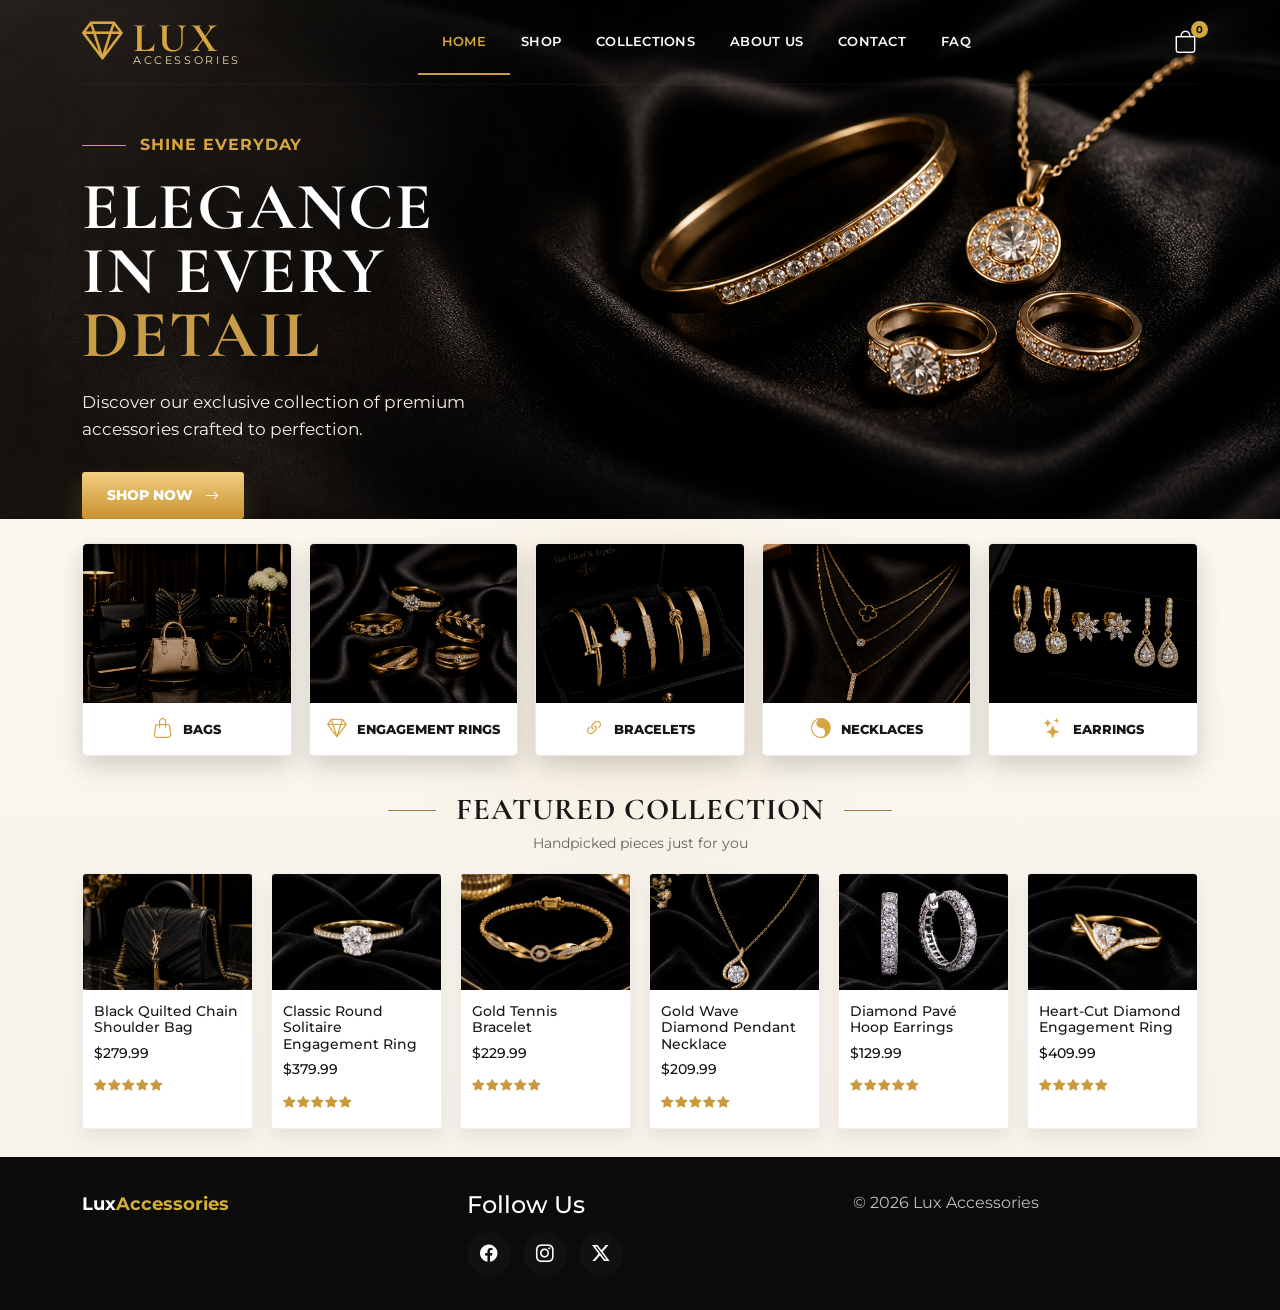
<file: index.html>
<!DOCTYPE html>
<html lang="en">
<head>
    <meta charset="UTF-8">
    <meta name="viewport" content="width=device-width, initial-scale=1.0">
    <title>Lux Accessories</title>

    <link href="https://cdn.jsdelivr.net/npm/bootstrap@5.3.3/dist/css/bootstrap.min.css" rel="stylesheet">
    <link rel="preconnect" href="https://fonts.googleapis.com">
    <link href="https://fonts.googleapis.com/css2?family=Cormorant+Garamond:wght@500;600;700&family=Montserrat:wght@400;500;600;700&display=swap" rel="stylesheet">
    <link rel="stylesheet" href="css/style.css">
    <link rel="stylesheet" href="https://cdn.jsdelivr.net/npm/bootstrap-icons@1.11.3/font/bootstrap-icons.min.css">
</head>
<body class="home-page">

    <main>

        <section class="home-hero" style="--hero-image:url('../images/hero-banner.png');">
            <div class="hero-layer"></div>

            <div class="container hero-shell">

                <header class="home-header">
                <nav class="navbar-custom home-topbar">
                    <div class="home-logo">



                        
                        <i class="bi bi-gem"></i>
                        <div>
                            <strong>LUX</strong>
                            <span>ACCESSORIES</span>
                        </div>
                    </div>

                    <ul class="nav-menu">
                        <li><a href="index.html" class="is-active">HOME</a></li>
                        <li><a href="products.html">SHOP</a></li>
                        <li><a href="collections.html">COLLECTIONS</a></li>
                        <li><a href="about.html">ABOUT US</a></li>
                        <li><a href="contact.html">CONTACT</a></li>
                        <li><a href="faq.html">FAQ</a></li>
                    </ul>

                    <div class="top-actions">
                        <a href="products.html" aria-label="Cart" class="cart-icon">
                            <i class="bi bi-bag"></i>
                            <small class="cart-count">0</small>
                        </a>
                    </div>

                    <div class="menu-btn" aria-label="Toggle navigation" role="button" tabindex="0">
                        <i class="bi bi-list"></i>
                    </div>
                </nav>
                </header>

                <div class="hero-content home-hero-content">
                    <p class="eyebrow">SHINE EVERYDAY</p>
                    <h1>
                        ELEGANCE<br>
                        IN EVERY <span>DETAIL</span>
                    </h1>
                    <p class="hero-sub">
                        Discover our exclusive collection of premium accessories crafted to perfection.
                    </p>
                    <a href="products.html" class="hero-btn">SHOP NOW <i class="bi bi-arrow-right"></i></a>
                </div>
            </div>
        </section>

        <section class="home-categories container">
            <article class="home-category-card">
                <a href="products.html?category=Bags">
                    <img src="images/Royal Luxury Bags Collection.png" alt="Black and gold luxury handbags">
                    <h3><i class="bi bi-handbag"></i> BAGS</h3>
                </a>
            </article>

            <article class="home-category-card">
                <a href="products.html?category=Engagement%20Rings">
                    <img src="images/gold-cuff-bangle-bracelet.png" alt="Gold diamond engagement rings">
                    <h3><i class="bi bi-gem"></i> ENGAGEMENT RINGS</h3>
                </a>
            </article>

            <article class="home-category-card">
                <a href="products.html?category=Bracelets">
                    <img src="images/bracelets-category-banner.png" alt="Gold bracelets on black velvet">
                    <h3><i class="bi bi-link-45deg"></i> BRACELETS</h3>
                </a>
            </article>

            <article class="home-category-card">
                <a href="products.html?category=Necklaces">
                    <img src="images/layered-gold-Necklace.png" alt="Black gold diamond necklaces">
                    <h3><i class="bi bi-brilliance"></i> NECKLACES</h3>
                </a>
            </article>

            <article class="home-category-card">
                <a href="products.html?category=Earrings">
                    <img src="images/Royal Elegance Earrings Set.png" alt="Gold diamond earrings">
                    <h3><i class="bi bi-stars"></i> EARRINGS</h3>
                </a>
            </article>
        </section>

        <section class="home-featured container">
            <div class="lux-title">
                <h2>FEATURED COLLECTION</h2>
                <p>Handpicked pieces just for you</p>
            </div>

            <div class="home-products-grid">

                <article class="home-product-card">
                    <img src="images/black-quilted-chain-shoulder-bag.png" alt="Black Quilted Chain Shoulder Bag">
                    <h3>Black Quilted Chain Shoulder Bag</h3>
                    <span>$279.99</span>
                    <div class="rating"><i class="bi bi-star-fill"></i><i class="bi bi-star-fill"></i><i class="bi bi-star-fill"></i><i class="bi bi-star-fill"></i><i class="bi bi-star-fill"></i></div>
                </article>

                <article class="home-product-card">
                    <img src="images/classic-round-solitaire-engagement-ring.png" alt="Classic Round Solitaire Engagement Ring">
                    <h3>Classic Round Solitaire Engagement Ring</h3>
                    <span>$379.99</span>
                    <div class="rating"><i class="bi bi-star-fill"></i><i class="bi bi-star-fill"></i><i class="bi bi-star-fill"></i><i class="bi bi-star-fill"></i><i class="bi bi-star-fill"></i></div>
                </article>

                <article class="home-product-card">
                    <img src="images/gold-tennis-bracelet.png" alt="Gold Tennis Bracelet">
                    <h3>Gold Tennis Bracelet</h3>
                    <span>$229.99</span>
                    <div class="rating"><i class="bi bi-star-fill"></i><i class="bi bi-star-fill"></i><i class="bi bi-star-fill"></i><i class="bi bi-star-fill"></i><i class="bi bi-star-fill"></i></div>
                </article>

                <article class="home-product-card">
                    <img src="images/gold-wave-diamond-pendant-necklace.png" alt="Gold Wave Diamond Pendant Necklace">
                    <h3>Gold Wave Diamond Pendant Necklace</h3>
                    <span>$209.99</span>
                    <div class="rating"><i class="bi bi-star-fill"></i><i class="bi bi-star-fill"></i><i class="bi bi-star-fill"></i><i class="bi bi-star-fill"></i><i class="bi bi-star-fill"></i></div>
                </article>

                <article class="home-product-card">
                    <img src="images/diamond-pave-hoop-earrings.png" alt="Diamond Pavé Hoop Earrings">
                    <h3>Diamond Pavé Hoop Earrings</h3>
                    <span>$129.99</span>
                    <div class="rating"><i class="bi bi-star-fill"></i><i class="bi bi-star-fill"></i><i class="bi bi-star-fill"></i><i class="bi bi-star-fill"></i><i class="bi bi-star-fill"></i></div>
                </article>

                <article class="home-product-card">
                    <img src="images/heart-cut-diamond-engagement-ring.png" alt="Heart-Cut Diamond Engagement Ring">
                    <h3>Heart-Cut Diamond Engagement Ring</h3>
                    <span>$409.99</span>
                    <div class="rating"><i class="bi bi-star-fill"></i><i class="bi bi-star-fill"></i><i class="bi bi-star-fill"></i><i class="bi bi-star-fill"></i><i class="bi bi-star-fill"></i></div>
                </article>
            </div>
        </section>

    </main>

    <footer class="site-footer">
        <div class="container footer-content">
            <div class="footer-left">
                <div class="logo">Lux<span>Accessories</span></div>
            </div>

            <div class="footer-center">
                <h4>Follow Us</h4>
                <div class="social-icons">
                    <a href="#" aria-label="Facebook"><i class="bi bi-facebook"></i></a>
                    <a href="#" aria-label="Instagram"><i class="bi bi-instagram"></i></a>
                    <a href="#" aria-label="X (Twitter)"><i class="bi bi-twitter-x"></i></a>
                </div>
            </div>

            <div class="footer-right">
                <p>&copy; 2026 Lux Accessories</p>
            </div>
        </div>
    </footer>

    <script src="js/Cart.js"></script>
    <script src="js/script.js"></script>
</body>
</html>
</file>
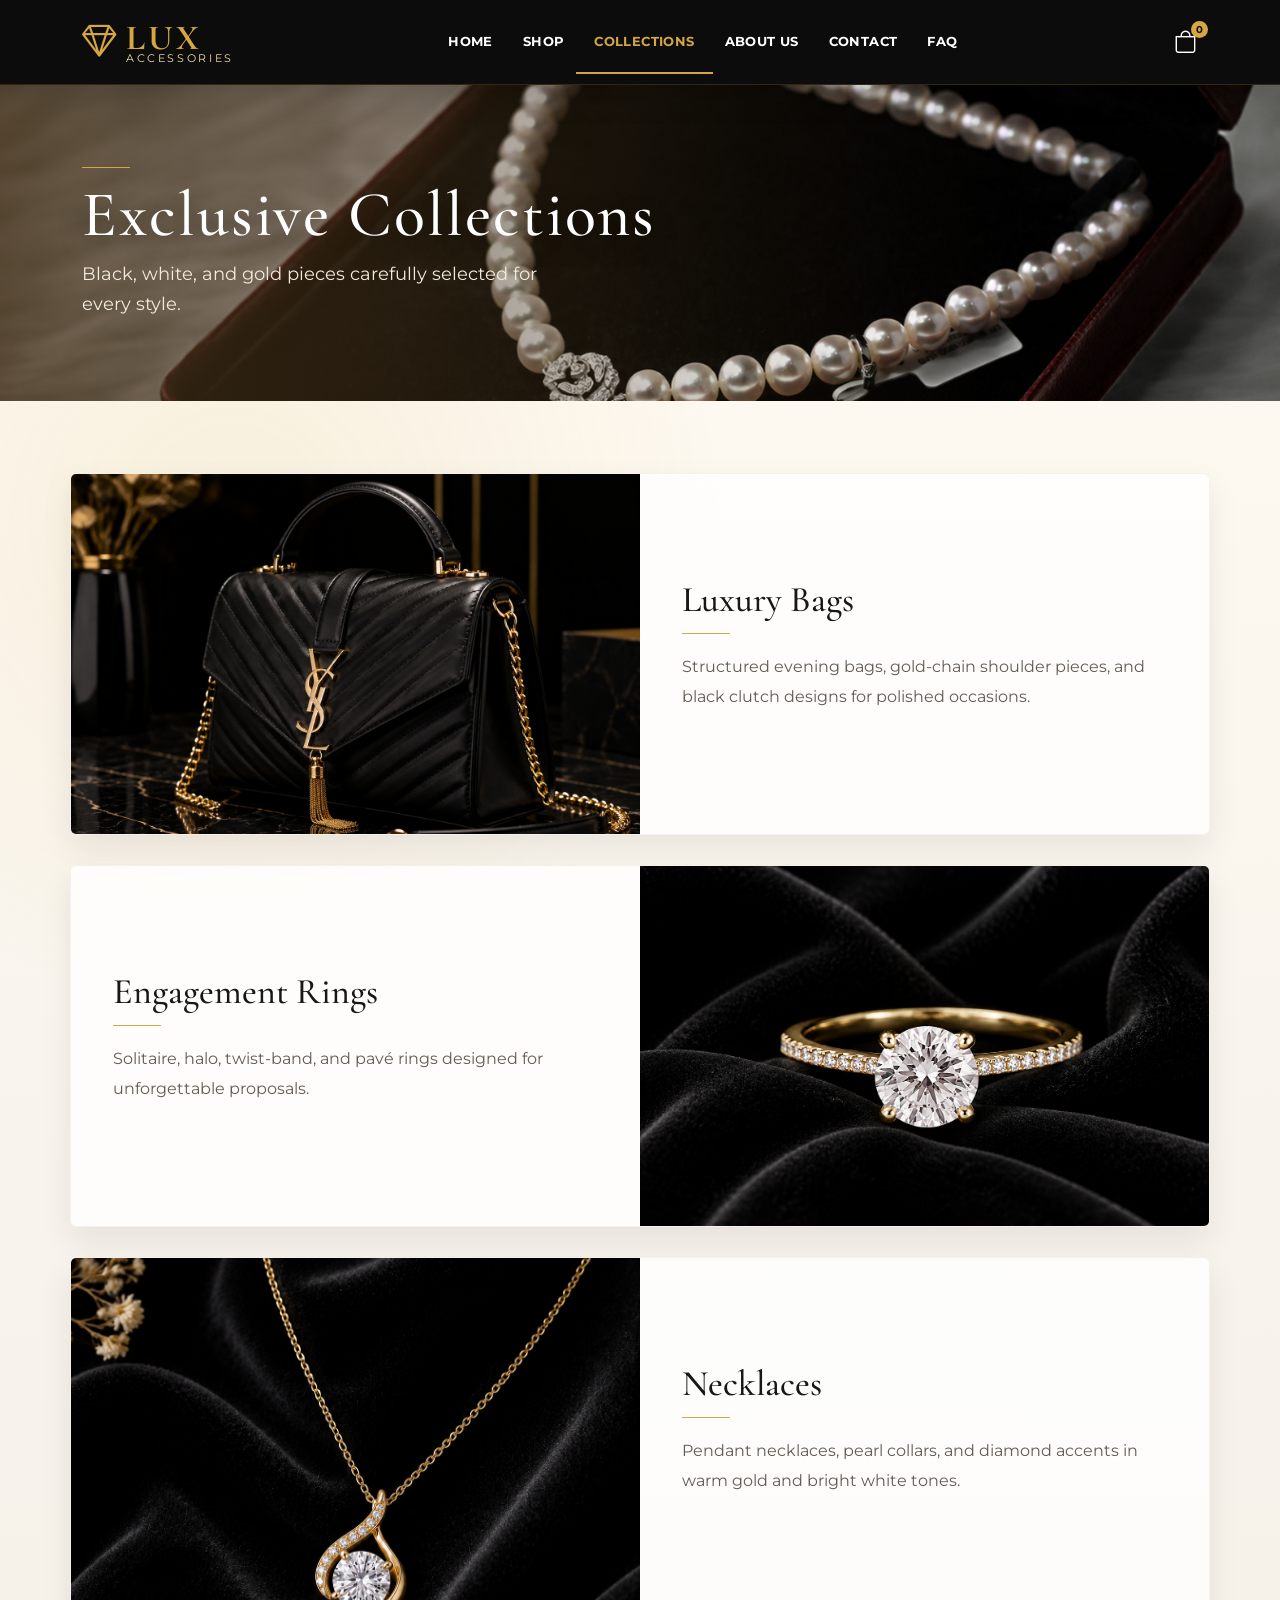
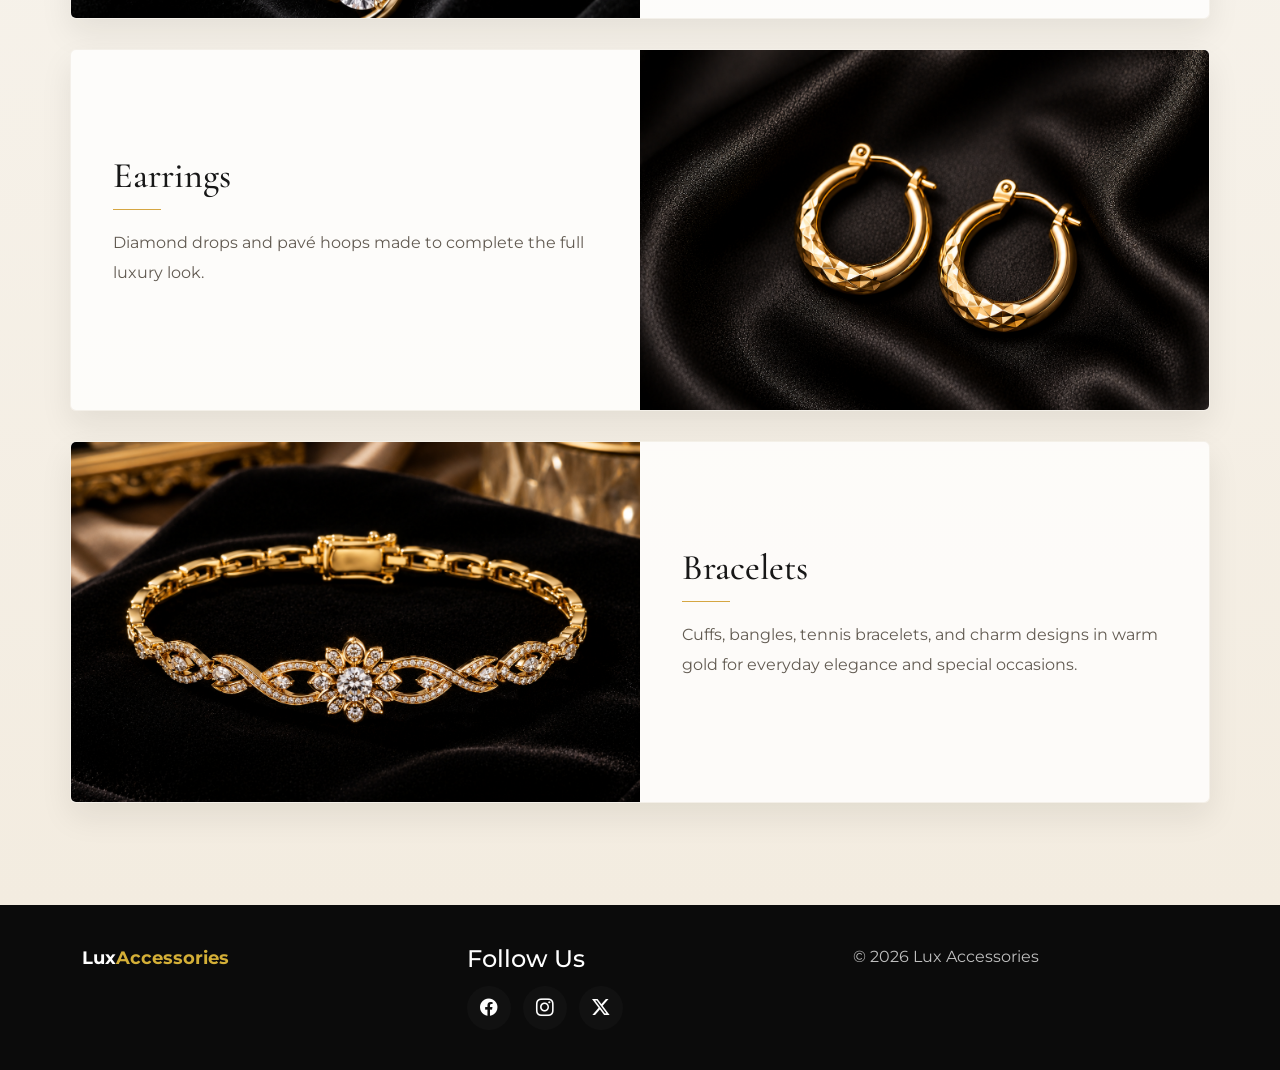
<file: collections.html>
<!DOCTYPE html>
<html lang="en">
<head>
    <meta charset="UTF-8">
    <meta name="viewport" content="width=device-width, initial-scale=1.0">
    <title>Collections | Lux Accessories</title>

    <link href="https://cdn.jsdelivr.net/npm/bootstrap@5.3.3/dist/css/bootstrap.min.css" rel="stylesheet">
    <link rel="preconnect" href="https://fonts.googleapis.com">
    <link href="https://fonts.googleapis.com/css2?family=Cormorant+Garamond:wght@500;600;700&family=Montserrat:wght@400;500;600;700&display=swap" rel="stylesheet">
    <link rel="stylesheet" href="css/style.css">
    <link rel="stylesheet"
     href="https://cdn.jsdelivr.net/npm/bootstrap-icons@1.11.3/font/bootstrap-icons.min.css">


</head>
<body class="inner-page collections-page">

<header class="header">

    <nav class="navbar-custom container">

        <div class="home-logo inner-logo">
            <i class="bi bi-gem"></i>
            <div>
                <strong>LUX</strong>
                <span>ACCESSORIES</span>
            </div>
        </div>

        <ul class="nav-menu">
            <li><a href="index.html">HOME</a></li>
            <li><a href="products.html">SHOP</a></li>
            <li><a href="collections.html" class="is-active">COLLECTIONS</a></li>
            <li><a href="about.html">ABOUT US</a></li>
            <li><a href="contact.html">CONTACT</a></li>
            <li><a href="faq.html">FAQ</a></li>
        </ul>

        <div class="top-actions">
            <a href="products.html" aria-label="Cart" class="cart-icon">
                <i class="bi bi-bag"></i>
                <small class="cart-count">0</small>
            </a>
        </div>

        <div class="menu-btn" aria-label="Toggle navigation" role="button" tabindex="0">
            <i class="bi bi-list"></i>
        </div>

    </nav>

</header>

<main>

    <section class="page-banner">

        <div class="container">
            <h1>Exclusive Collections</h1>
            <p>Black, white, and gold pieces carefully selected for every style.</p>
        </div>

    </section>

    <section class="collections-section container">

        <div class="collection-box">

            <img src="images/black-quilted-chain-shoulder-bag.png" alt="Luxury black and gold bags">

            <div class="collection-content">
                <h2>Luxury Bags</h2>
                <p>
                    Structured evening bags, gold-chain shoulder pieces,
                    and black clutch designs for polished occasions.
                </p>
            </div>

        </div>

        <div class="collection-box">

            <img src="images/classic-round-solitaire-engagement-ring.png" alt="Gold diamond engagement rings">

            <div class="collection-content">
                <h2>Engagement Rings</h2>
                <p>
                    Solitaire, halo, twist-band, and pavé rings designed
                    for unforgettable proposals.
                </p>
            </div>

        </div>

        <div class="collection-box">

            <img src="images/gold-wave-diamond-pendant-necklace.png" alt="Gold necklaces">

            <div class="collection-content">
                <h2>Necklaces</h2>
                <p>
                    Pendant necklaces, pearl collars, and diamond accents
                    in warm gold and bright white tones.
                </p>
            </div>

        </div>

        <div class="collection-box">

            <img src="images/luxury-double-gold-hoop-earrings.png" alt="Luxury earrings">

            <div class="collection-content">
                <h2>Earrings</h2>
                <p>
                    Diamond drops and pavé hoops made to complete
                    the full luxury look.
                </p>
            </div>

        </div>

        <div class="collection-box">

            <img src="images/pearl-gold-bracelet.png" alt="Luxury gold bracelets">

            <div class="collection-content">
                <h2>Bracelets</h2>
                <p>
                    Cuffs, bangles, tennis bracelets, and charm designs
                    in warm gold for everyday elegance and special occasions.
                </p>
            </div>

        </div>

    </section>

</main>

    <footer class="site-footer">
        <div class="container footer-content">

            <div class="footer-left">
                <div class="logo">Lux<span>Accessories</span></div>
            </div>

            <div class="footer-center">
                <h4>Follow Us</h4>
                <div class="social-icons">
                    <a href="#" aria-label="Facebook"><i class="bi bi-facebook"></i></a>
                    <a href="#" aria-label="Instagram"><i class="bi bi-instagram"></i></a>
                    <a href="#" aria-label="X (Twitter)"><i class="bi bi-twitter-x"></i></a>
                </div>
            </div>

            <div class="footer-right">
                <p>&copy; 2026 Lux Accessories</p>
            </div>

        </div>
    </footer>

<script src="js/Cart.js"></script>
<script src="js/script.js"></script>

</body>
</html>
</file>
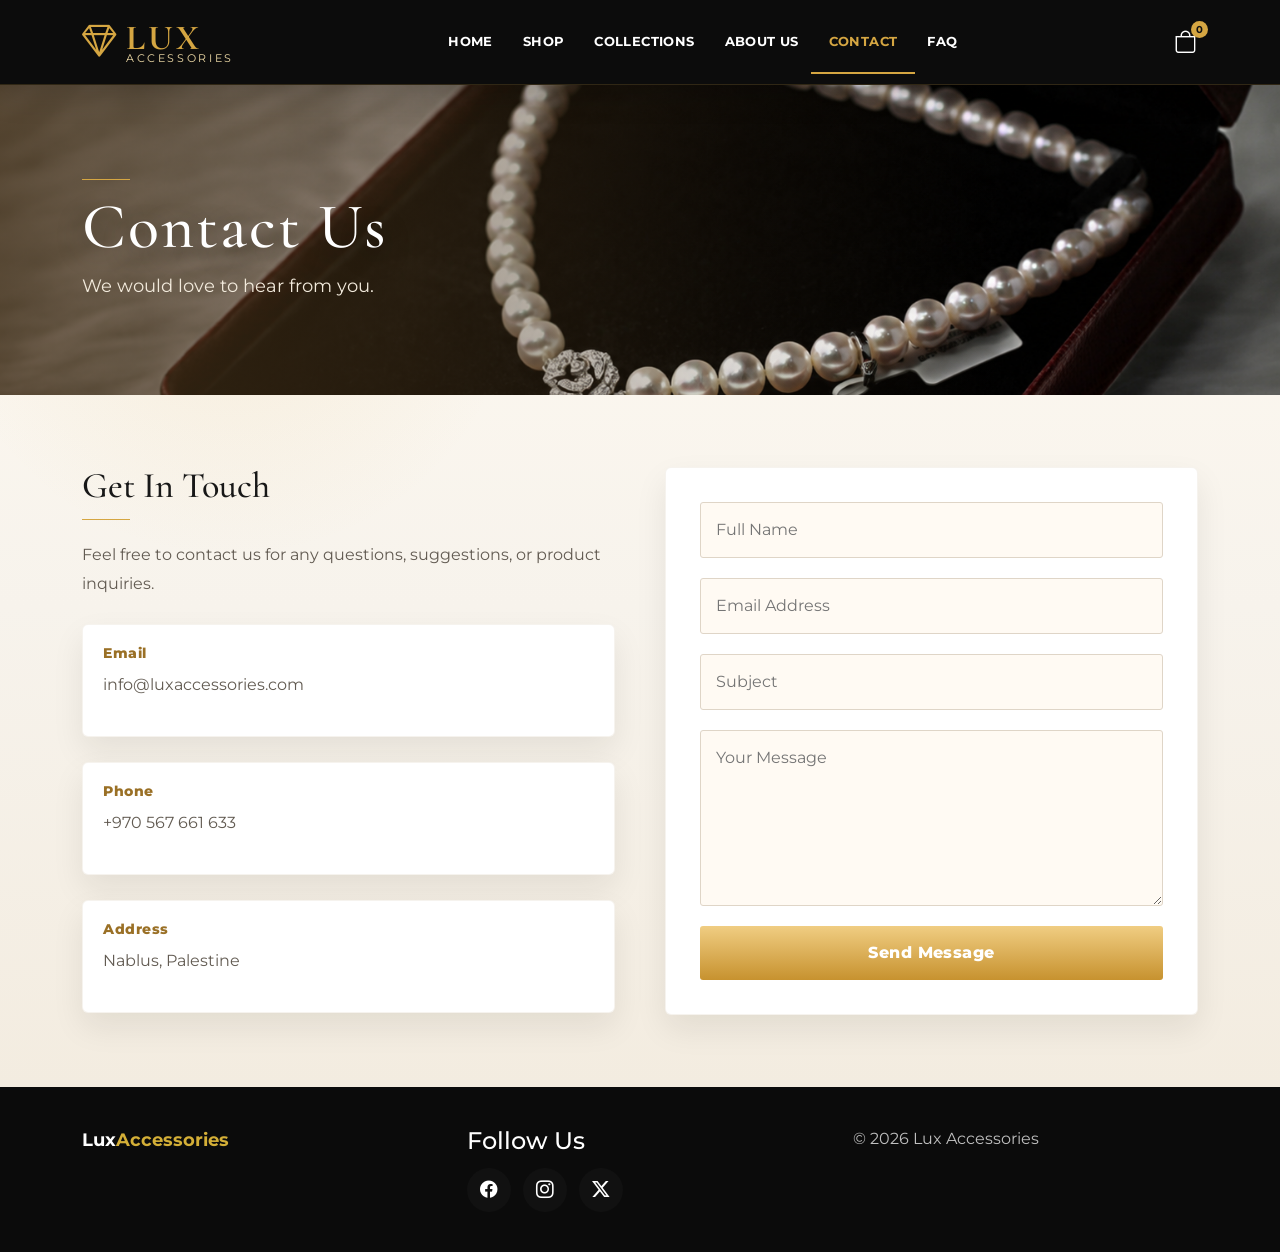
<file: contact.html>
<!DOCTYPE html>
<html lang="en">
<head>
    <meta charset="UTF-8">
    <meta name="viewport" content="width=device-width, initial-scale=1.0">
    <title>Contact Us | Lux Accessories</title>

    <link href="https://cdn.jsdelivr.net/npm/bootstrap@5.3.3/dist/css/bootstrap.min.css" rel="stylesheet">
    <link rel="preconnect" href="https://fonts.googleapis.com">
    <link href="https://fonts.googleapis.com/css2?family=Cormorant+Garamond:wght@500;600;700&family=Montserrat:wght@400;500;600;700&display=swap" rel="stylesheet">
    <link rel="stylesheet" href="css/style.css">
    <link rel="stylesheet"
      href="https://cdn.jsdelivr.net/npm/bootstrap-icons@1.11.3/font/bootstrap-icons.min.css">


</head>
<body class="inner-page contact-page">

<header class="header">

    <nav class="navbar-custom container">

        <div class="home-logo inner-logo">
            <i class="bi bi-gem"></i>
            <div>
                <strong>LUX</strong>
                <span>ACCESSORIES</span>
            </div>
        </div>

        <ul class="nav-menu">
            <li><a href="index.html">HOME</a></li>
            <li><a href="products.html">SHOP</a></li>
            <li><a href="collections.html">COLLECTIONS</a></li>
            <li><a href="about.html">ABOUT US</a></li>
            <li><a href="contact.html" class="is-active">CONTACT</a></li>
            <li><a href="faq.html">FAQ</a></li>
        </ul>

        <div class="top-actions">
            <a href="products.html" aria-label="Cart" class="cart-icon">
                <i class="bi bi-bag"></i>
                <small class="cart-count">0</small>
            </a>
        </div>

        <div class="menu-btn" aria-label="Toggle navigation" role="button" tabindex="0">
            <i class="bi bi-list"></i>
        </div>

    </nav>

</header>

<main>

    <section class="page-banner">

        <div class="container">
            <h1>Contact Us</h1>
            <p>We would love to hear from you.</p>
        </div>

    </section>

    <section class="contact-section">

        <div class="container">

            <div class="contact-grid">

                <div class="contact-info">

                    <h2>Get In Touch</h2>

                    <p>
                        Feel free to contact us for any questions,
                        suggestions, or product inquiries.
                    </p>

                    <div class="info-box">
                        <h4>Email</h4>
                        <p>info@luxaccessories.com</p>
                    </div>

                    <div class="info-box">
                        <h4>Phone</h4>
                        <p>+970 567 661 633</p>
                    </div>

                    <div class="info-box">
                        <h4>Address</h4>
                        <p>Nablus, Palestine</p>
                    </div>

                </div>

                <form class="contact-form">

                    <input
                        type="text"
                        placeholder="Full Name"
                        required
                    >

                    <input
                        type="email"
                        placeholder="Email Address"
                        required
                    >

                    <input
                        type="text"
                        placeholder="Subject"
                        required
                    >

                    <textarea
                        rows="6"
                        placeholder="Your Message"
                        required
                    ></textarea>

                    <button type="submit">
                        Send Message
                    </button>

                </form>

            </div>

        </div>

    </section>

</main>

    <footer class="site-footer">
        <div class="container footer-content">

            <div class="footer-left">
                <div class="logo">Lux<span>Accessories</span></div>
            </div>

            <div class="footer-center">
                <h4>Follow Us</h4>
                <div class="social-icons">
                    <a href="#" aria-label="Facebook"><i class="bi bi-facebook"></i></a>
                    <a href="#" aria-label="Instagram"><i class="bi bi-instagram"></i></a>
                    <a href="#" aria-label="X (Twitter)"><i class="bi bi-twitter-x"></i></a>
                </div>
            </div>

            <div class="footer-right">
                <p>&copy; 2026 Lux Accessories</p>
            </div>

        </div>
    </footer>

<script src="js/Cart.js"></script>
<script src="js/script.js"></script>

</body>
</html>
</file>
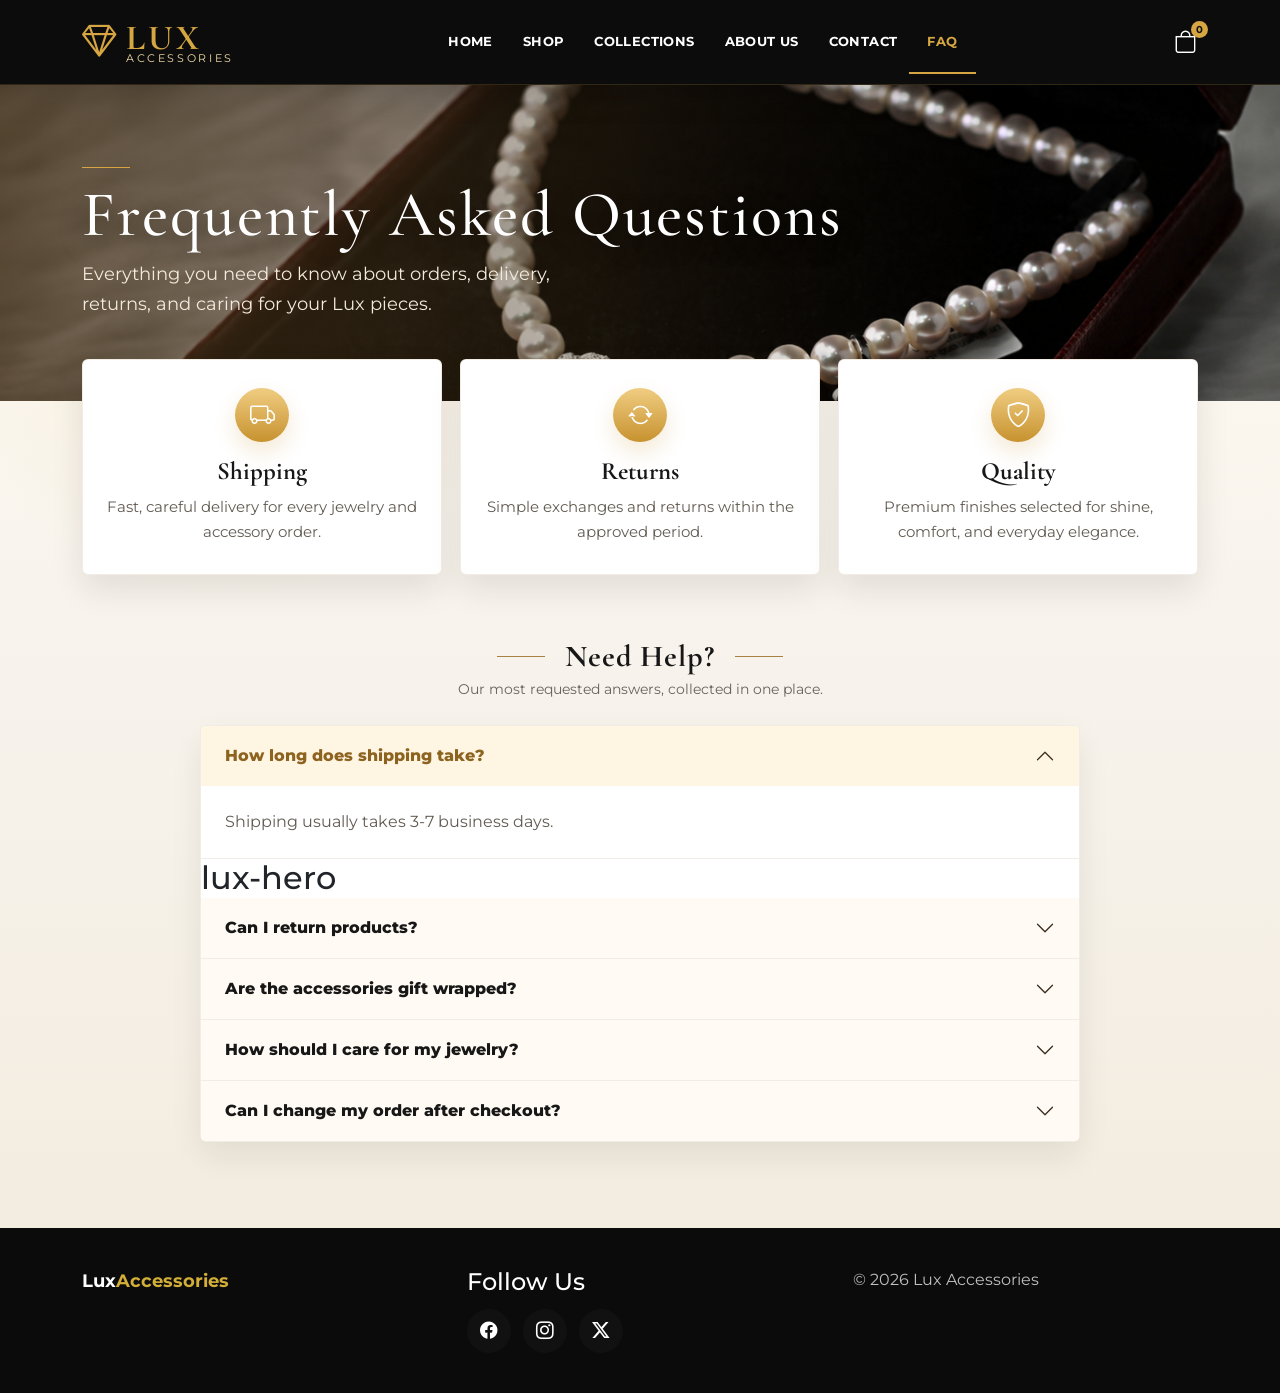
<file: faq.html>
<!DOCTYPE html>
<html lang="en">
<head>

<meta charset="UTF-8">
<meta name="viewport" content="width=device-width, initial-scale=1.0">

<title>FAQ | Lux Accessories</title>

<link href="https://cdn.jsdelivr.net/npm/bootstrap@5.3.3/dist/css/bootstrap.min.css" rel="stylesheet">
<link rel="preconnect" href="https://fonts.googleapis.com">
<link href="https://fonts.googleapis.com/css2?family=Cormorant+Garamond:wght@500;600;700&family=Montserrat:wght@400;500;600;700&display=swap" rel="stylesheet">

<link rel="stylesheet" href="css/style.css">

<link rel="stylesheet"
href="https://cdn.jsdelivr.net/npm/bootstrap-icons@1.11.3/font/bootstrap-icons.min.css">

</head>
<body class="inner-page faq-page">

<header class="header">

<nav class="navbar-custom container">

<div class="home-logo inner-logo">
<i class="bi bi-gem"></i>
<div>
<strong>LUX</strong>
<span>ACCESSORIES</span>
</div>
</div>

<ul class="nav-menu">

<li><a href="index.html">HOME</a></li>
<li><a href="products.html">SHOP</a></li>
<li><a href="collections.html">COLLECTIONS</a></li>
<li><a href="about.html">ABOUT US</a></li>
<li><a href="contact.html">CONTACT</a></li>
<li><a href="faq.html" class="is-active">FAQ</a></li>

</ul>

<div class="top-actions">
    <a href="products.html" aria-label="Cart" class="cart-icon">
        <i class="bi bi-bag"></i>
        <small class="cart-count">0</small>
    </a>
</div>

<div class="menu-btn" aria-label="Toggle navigation" role="button" tabindex="0">

    <i class="bi bi-list"></i>

</div>

</nav>

</header>

<main>

<section class="page-banner">

<div class="container">

<h1>Frequently Asked Questions</h1>

<p>
Everything you need to know about orders, delivery, returns, and caring for your Lux pieces.
</p>

</div>

</section>

<section class="faq-intro container">

<div class="faq-service-card">
<i class="bi bi-truck"></i>
<h3>Shipping</h3>
<p>Fast, careful delivery for every jewelry and accessory order.</p>
</div>

<div class="faq-service-card">
<i class="bi bi-arrow-repeat"></i>
<h3>Returns</h3>
<p>Simple exchanges and returns within the approved period.</p>
</div>

<div class="faq-service-card">
<i class="bi bi-shield-check"></i>
<h3>Quality</h3>
<p>Premium finishes selected for shine, comfort, and everyday elegance.</p>
</div>

</section>

<section class="faq-section container">

<div class="lux-title faq-title">
<h2>Need Help?</h2>
<p>Our most requested answers, collected in one place.</p>
</div>

<div class="accordion" id="faqAccordion">

<div class="accordion-item">

<h2 class="accordion-header">

<button
class="accordion-button"
data-bs-toggle="collapse"
data-bs-target="#faq1">

How long does shipping take?

</button>

</h2>

<div id="faq1"
class="accordion-collapse collapse show">

<div class="accordion-body">

Shipping usually takes 3-7 business days.

</div>

</div>

</div>

<div class="accordion-item">

<h2 class="accordion-header">
lux-hero
<button
class="accordion-button collapsed"
data-bs-toggle="collapse"
data-bs-target="#faq2">

Can I return products?

</button>

</h2>

<div id="faq2"
class="accordion-collapse collapse">

<div class="accordion-body">

Yes, returns are accepted within 14 days.

</div>

</div>

</div>

<div class="accordion-item">

<h2 class="accordion-header">

<button
class="accordion-button collapsed"
data-bs-toggle="collapse"
data-bs-target="#faq3">

Are the accessories gift wrapped?

</button>

</h2>

<div id="faq3"
class="accordion-collapse collapse">

<div class="accordion-body">

Most Lux Accessories orders are prepared in elegant packaging, ready for gifting.

</div>

</div>

</div>

<div class="accordion-item">

<h2 class="accordion-header">

<button
class="accordion-button collapsed"
data-bs-toggle="collapse"
data-bs-target="#faq4">

How should I care for my jewelry?

</button>

</h2>

<div id="faq4"
class="accordion-collapse collapse">

<div class="accordion-body">

Keep pieces away from water, perfume, and harsh chemicals. Store them separately in a soft pouch to protect the finish.

</div>

</div>

</div>

<div class="accordion-item">

<h2 class="accordion-header">

<button
class="accordion-button collapsed"
data-bs-toggle="collapse"
data-bs-target="#faq5">

Can I change my order after checkout?

</button>

</h2>

<div id="faq5"
class="accordion-collapse collapse">

<div class="accordion-body">

Contact us as soon as possible. If the order has not been prepared for shipping, we will help update it.

</div>

</div>

</div>

</div>

</section>

</main>

    <footer class="site-footer">
        <div class="container footer-content">

            <div class="footer-left">
                <div class="logo">Lux<span>Accessories</span></div>
            </div>

            <div class="footer-center">
                <h4>Follow Us</h4>
                <div class="social-icons">
                    <a href="#" aria-label="Facebook"><i class="bi bi-facebook"></i></a>
                    <a href="#" aria-label="Instagram"><i class="bi bi-instagram"></i></a>
                    <a href="#" aria-label="X (Twitter)"><i class="bi bi-twitter-x"></i></a>
                </div>
            </div>

            <div class="footer-right">
                <p>&copy; 2026 Lux Accessories</p>
            </div>

        </div>
    </footer>

<script src="https://cdn.jsdelivr.net/npm/bootstrap@5.3.3/dist/js/bootstrap.bundle.min.js"></script>
<script src="js/Cart.js"></script>
<script src="js/script.js"></script>

</body>
</html>
</file>
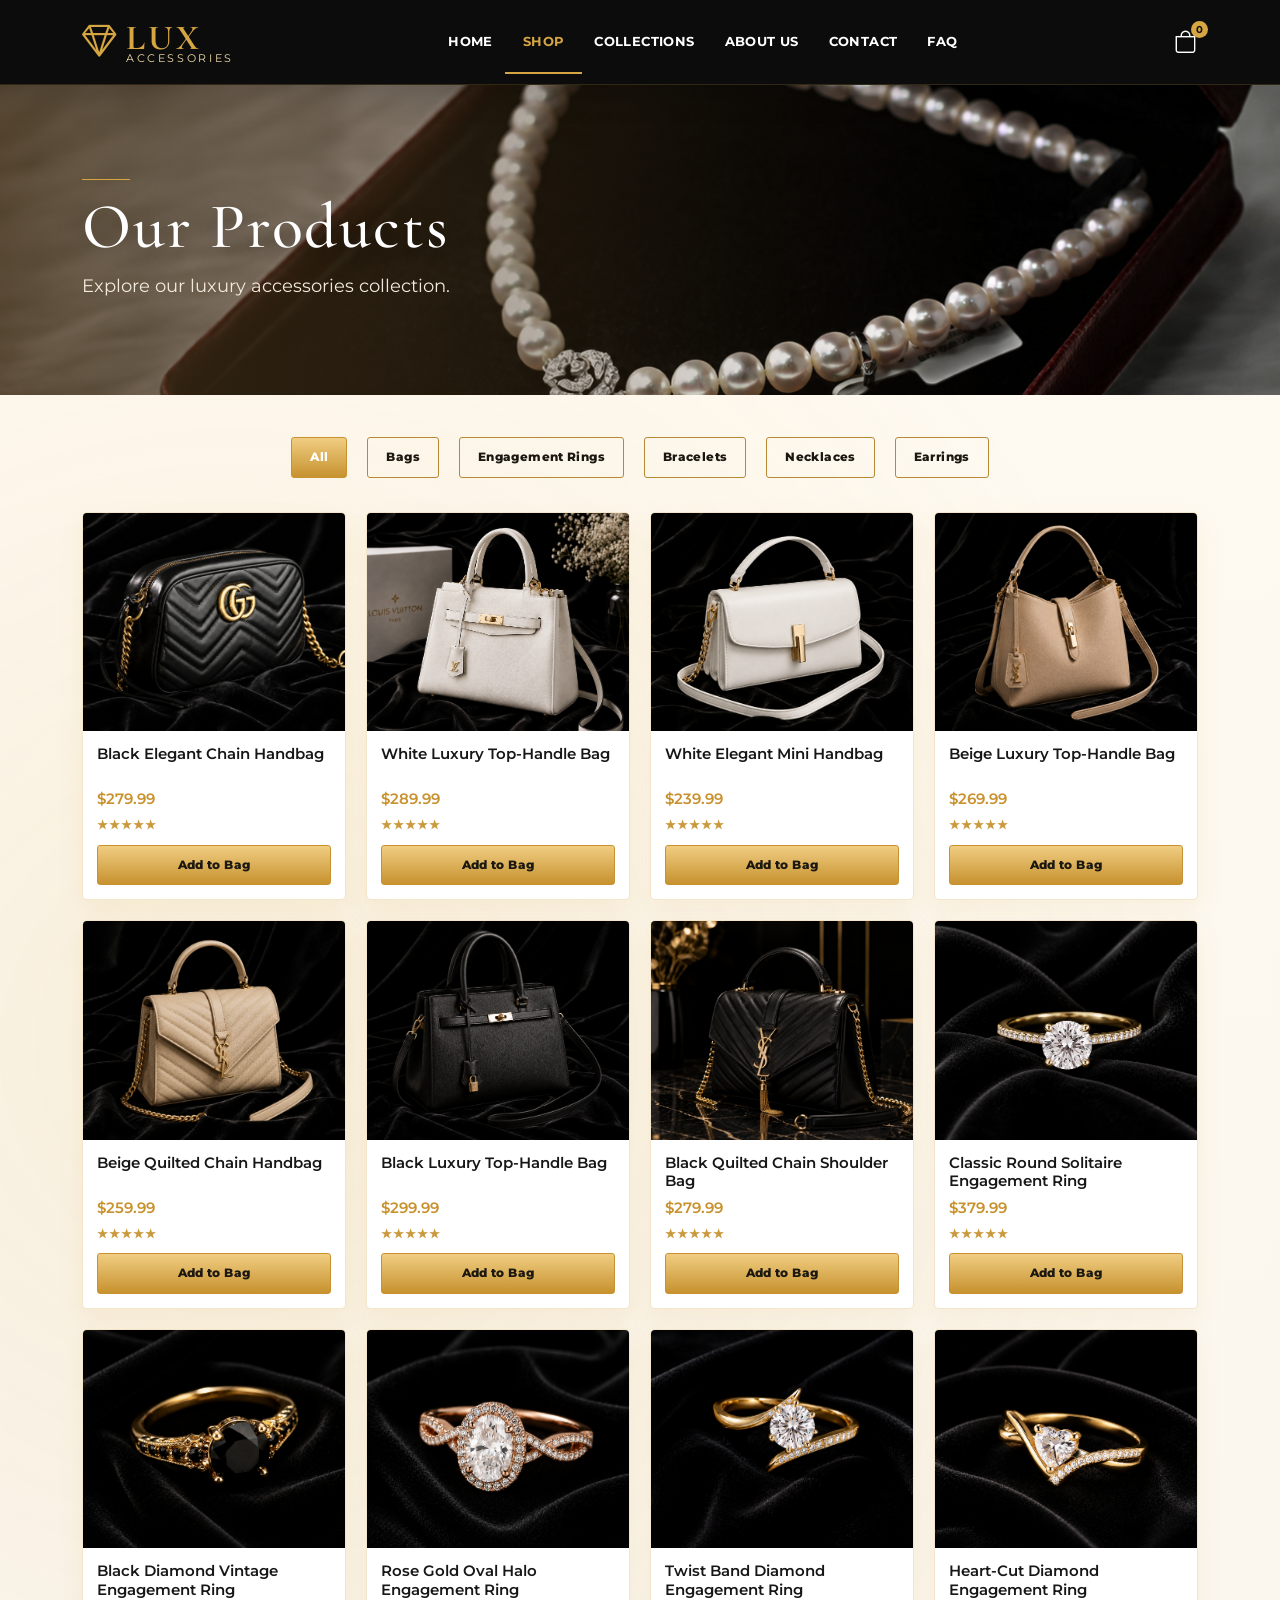
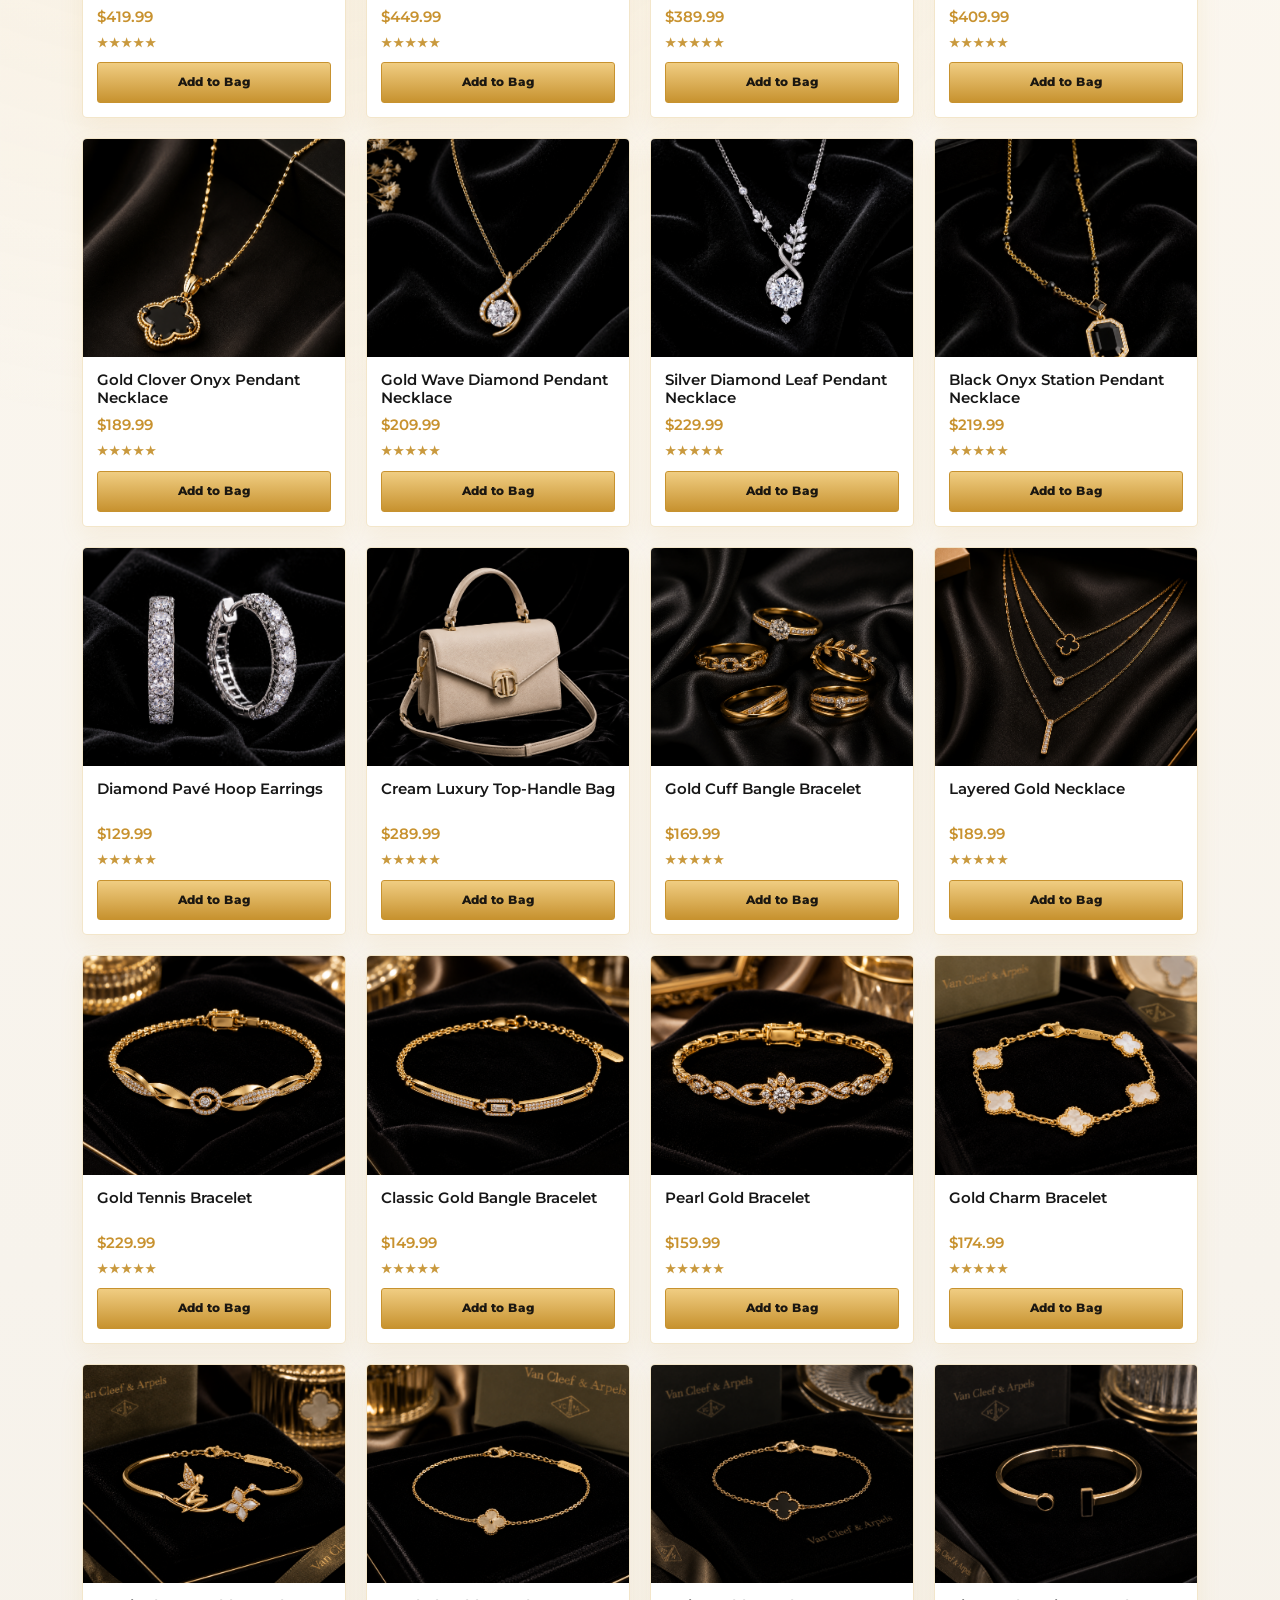
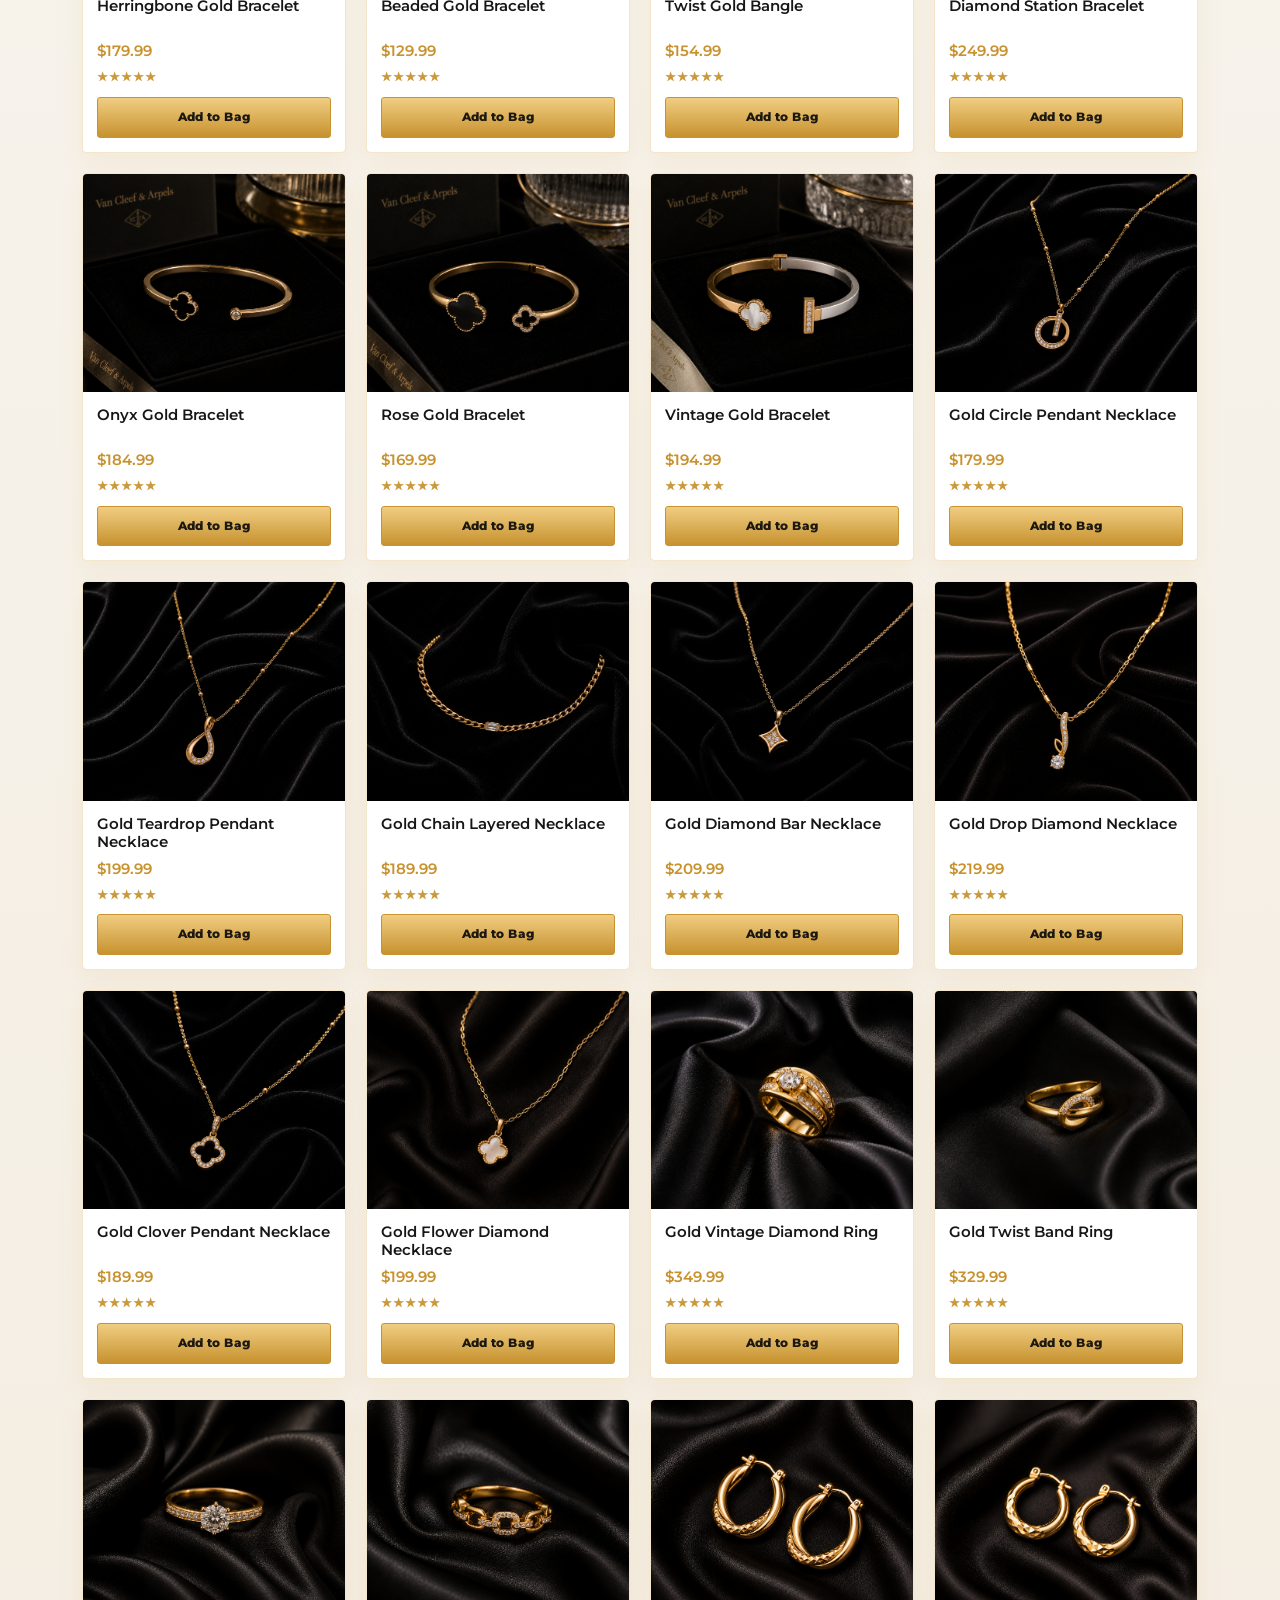
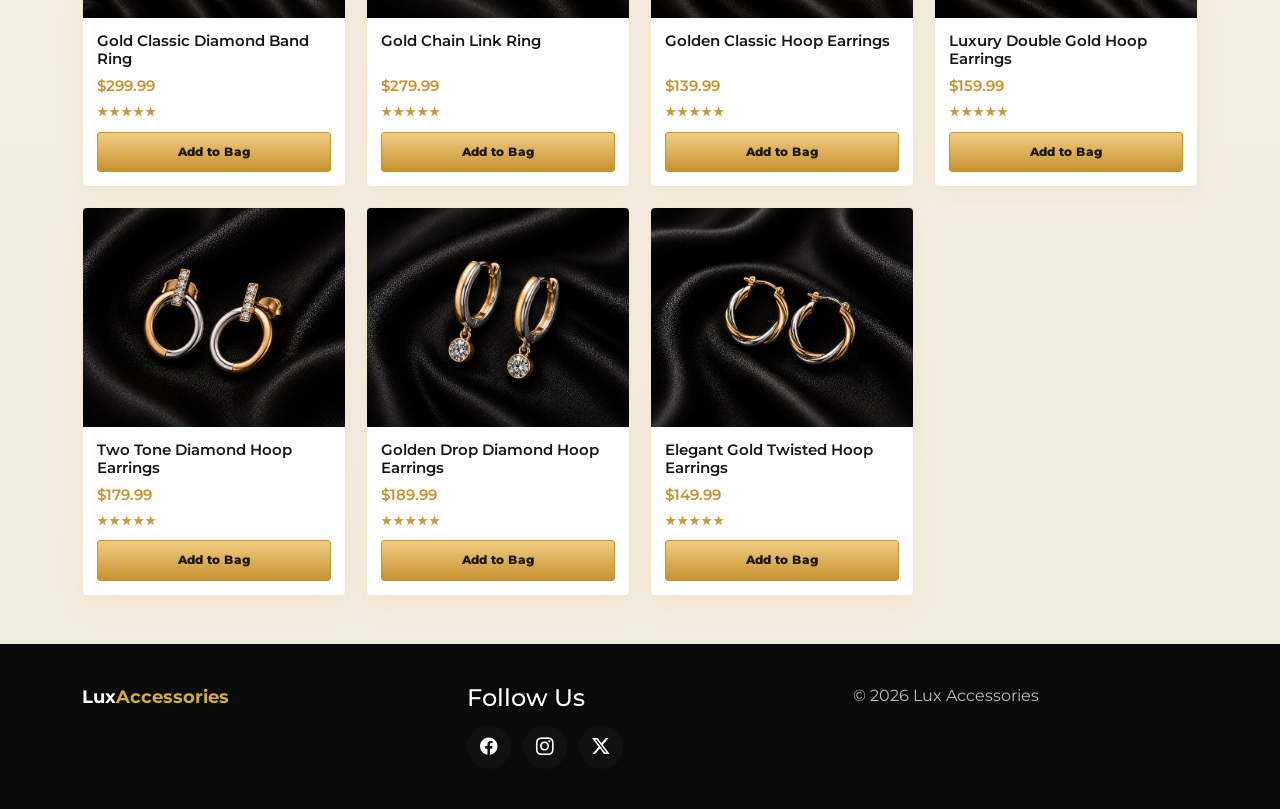
<file: products.html>
<!DOCTYPE html>
<html lang="en">
<head>
    <meta charset="UTF-8">
    <meta name="viewport" content="width=device-width, initial-scale=1.0">
    <title>Products | Lux Accessories</title>

    <link href="https://cdn.jsdelivr.net/npm/bootstrap@5.3.3/dist/css/bootstrap.min.css" rel="stylesheet">
    <link rel="preconnect" href="https://fonts.googleapis.com">
    <link href="https://fonts.googleapis.com/css2?family=Cormorant+Garamond:wght@500;600;700&family=Montserrat:wght@400;500;600;700&display=swap" rel="stylesheet">
    <link rel="stylesheet" href="css/style.css">
    
    <link rel="stylesheet"
    href="https://cdn.jsdelivr.net/npm/bootstrap-icons@1.11.3/font/bootstrap-icons.min.css">


</head>
<body class="inner-page products-page">

<header class="header">

    <nav class="navbar-custom container">

        <div class="home-logo inner-logo">
            <i class="bi bi-gem"></i>
            <div>
                <strong>LUX</strong>
                <span>ACCESSORIES</span>
            </div>
        </div>

        <ul class="nav-menu">
            <li><a href="index.html">HOME</a></li>
            <li><a href="products.html" class="is-active">SHOP</a></li>
            <li><a href="collections.html">COLLECTIONS</a></li>
            <li><a href="about.html">ABOUT US</a></li>
            <li><a href="contact.html">CONTACT</a></li>
            <li><a href="faq.html">FAQ</a></li>
        </ul>

        <div class="top-actions">
            <a href="products.html" aria-label="Cart" class="cart-icon">
                <i class="bi bi-bag"></i>
                <small class="cart-count">0</small>
            </a>
        </div>

        <div class="menu-btn" aria-label="Toggle navigation" role="button" tabindex="0">
            <i class="bi bi-list"></i>
        </div>

    </nav>

</header>

<main>

    <!-- HERO -->

    <section class="page-banner">

        <div class="container">

            <h1>Our Products</h1>

            <p>
                Explore our luxury accessories collection.
            </p>

        </div>

    </section>

    <!-- FILTERS -->

    <section class="container product-filters text-center">

        <button class="filter-btn btn btn-dark m-2" data-category="all">All</button>
        <button class="filter-btn btn btn-outline-dark m-2" data-category="Bags">Bags</button>
        <button class="filter-btn btn btn-outline-dark m-2" data-category="Engagement Rings">Engagement Rings</button>
        <button class="filter-btn btn btn-outline-dark m-2" data-category="Bracelets">Bracelets</button>
        <button class="filter-btn btn btn-outline-dark m-2" data-category="Necklaces">Necklaces</button>
        <button class="filter-btn btn btn-outline-dark m-2" data-category="Earrings">Earrings</button>

    </section>

    <!-- PRODUCTS -->

    <section class="container pb-5">

        <div class="products-grid">

            <!-- Product cards are rendered dynamically by js/products-data.js + js/products-render.js -->

        </div>

    </section>

</main>

    <footer class="site-footer">
        <div class="container footer-content">

            <div class="footer-left">
                <div class="logo">Lux<span>Accessories</span></div>
            </div>

            <div class="footer-center">
                <h4>Follow Us</h4>
                <div class="social-icons">
                    <a href="#" aria-label="Facebook"><i class="bi bi-facebook"></i></a>
                    <a href="#" aria-label="Instagram"><i class="bi bi-instagram"></i></a>
                    <a href="#" aria-label="X (Twitter)"><i class="bi bi-twitter-x"></i></a>
                </div>
            </div>

            <div class="footer-right">
                <p>&copy; 2026 Lux Accessories</p>
            </div>

        </div>
    </footer>

<script src="js/Products-data.js"></script>
<script src="js/Products-render.js"></script>
<script src="js/Cart.js"></script>
<script src="js/script.js"></script>

</body>
</html>
</file>
<file: css/style.css>
/* =========================
   GOOGLE FONT
========================= */

*{
    margin:0;
    padding:0;
    box-sizing:border-box;
}

:root{
    --gold:#d4af37;
    --black:#111111;
    --dark:#1c1c1c;
    --light:#f8f7f4;
    --white:#ffffff;
    --shadow:0 10px 25px rgba(0,0,0,.12);
    --transition:.35s ease;
    --lux-hero-image:url("../images/hero-banner.png");
}

body{
    font-family:'Montserrat',sans-serif;
    background:var(--light);
    color:var(--black);
    overflow-x:hidden;
}

/* =========================
   HEADER
========================= */

.header{
    background:var(--black);
    position:sticky;
    top:0;
    z-index:1000;
}

.navbar-custom{
    display:flex;
    justify-content:space-between;
    align-items:center;
    min-height:80px;
}

.logo{
    font-size:1.8rem;
    font-weight:700;
    color:white;
}

.logo span{
    color:var(--gold);
}

.nav-menu{
    display:flex;
    gap:30px;
    list-style:none;
}

.nav-menu a{
    color:white;
    text-decoration:none;
    transition:var(--transition);
    font-weight:500;
}

.nav-menu a:hover{
    color:var(--gold);
}

.menu-btn{
    display:none;
    color:white;
    font-size:2rem;
    cursor:pointer;
    line-height:1;
}

/* =========================
   HERO
========================= */

.hero{
    height:90vh;

    background:
    linear-gradient(
        rgba(0,0,0,.55),
        rgba(0,0,0,.55)
    ),
    var(--lux-hero-image);

    background-size:cover;
    background-position:center;

    display:flex;
    justify-content:center;
    align-items:center;

    text-align:center;

    position:relative;
}

.hero-content{
    color:white;
    max-width:800px;
    z-index:2;

    animation:fadeUp 1s ease;
}

.hero h1{
    font-size:4rem;
    margin-bottom:20px;
}

.hero p{
    font-size:1.1rem;
    margin-bottom:30px;
}

.hero-btn{
    display:inline-block;

    background:var(--gold);

    color:white;

    text-decoration:none;

    padding:15px 35px;

    border-radius:50px;

    transition:var(--transition);
}

.hero-btn:hover{
    transform:translateY(-5px);
}

/* =========================
   TITLES
========================= */

.section-title{
    text-align:center;
    margin-bottom:50px;
}

.section-title h2{
    font-size:2.3rem;
    margin-bottom:10px;
}

.section-title p{
    color:#666;
}

/* =========================
   CATEGORIES
========================= */

.categories{
    padding:100px 0;
}

.categories-grid{

    display:grid;

    grid-template-columns:
    repeat(3,1fr);

    gap:25px;
}

.category-card{

    background:white;

    border-radius:20px;

    overflow:hidden;

    box-shadow:var(--shadow);

    transition:var(--transition);
}

.category-card:hover{
    transform:translateY(-10px);
}

.category-card img{

    width:100%;

    height:260px;

    object-fit:cover;
}

.category-card h3{
    text-align:center;
    padding:20px;
}

/* =========================
   FEATURED PRODUCTS
========================= */

.featured-products{
    background:white;
    padding:100px 0;
}

.products-grid{

    display:grid;

    grid-template-columns:
    repeat(4,1fr);

    gap:25px;
}

.product-card{

    background:white;

    border-radius:20px;

    overflow:hidden;

    box-shadow:var(--shadow);

    transition:var(--transition);

    text-align:center;
}

.product-card:hover{
    transform:translateY(-10px);
}

.product-card img{
    width:100%;
    height:300px;
    object-fit:cover;
}

.product-card h3{
    margin-top:20px;
}

.product-card span{
    display:block;
    color:var(--gold);
    font-weight:700;
    padding:15px 0 25px;
}

/* =========================
   PROMOTIONS
========================= */

.promotions{

    padding:100px 0;

    display:grid;

    grid-template-columns:
    repeat(3,1fr);

    gap:25px;
}

.promo-card{

    background:
    linear-gradient(
        135deg,
        #111,
        #333
    );

    color:white;

    text-align:center;

    border-radius:20px;

    padding:50px 25px;

    transition:var(--transition);
}

.promo-card:hover{
    transform:scale(1.03);
}

.promo-card h3{
    color:var(--gold);
    margin-bottom:10px;
}

/* =========================
   NEWSLETTER
========================= */

.newsletter{

    background:var(--black);

    color:white;

    text-align:center;

    padding:100px 20px;
}

.newsletter h2{
    margin-bottom:15px;
}

.newsletter p{
    margin-bottom:30px;
}

.newsletter-form{

    display:flex;

    justify-content:center;

    gap:15px;

    flex-wrap:wrap;
}

.newsletter-form input{

    width:350px;

    padding:15px;

    border:none;

    border-radius:50px;
}

.newsletter-form button{

    border:none;

    background:var(--gold);

    color:white;

    padding:15px 30px;

    border-radius:50px;

    cursor:pointer;

    transition:var(--transition);
}

.newsletter-form button:hover{
    opacity:.9;
}

/* =========================
   FOOTER
========================= */

footer{

    background:#0b0b0b;

    color:white;

    padding:70px 0;
}

.footer-content{

    display:grid;

    grid-template-columns:
    repeat(3,1fr);

    gap:40px;
}

/* Footer - social icons */
.site-footer .footer-left .logo{
    color:white;
    font-size:1.1rem;
}

.site-footer .footer-center h4{
    margin-bottom:12px;
}

.social-icons{
    display:flex;
    gap:12px;
    align-items:center;
    justify-content:flex-start;
}

.social-icons a{
    display:inline-flex;
    width:44px;
    height:44px;
    border-radius:50%;
    background:#111;
    color:white;
    align-items:center;
    justify-content:center;
    text-decoration:none;
    transition:var(--transition);
}

.social-icons a:hover{
    transform:translateY(-4px);
    background:var(--gold);
    color:#fff;
}

.social-icons i{
    font-size:1.1rem;
}

.footer-right p{
    color:#bfbfbf;
}

/* Category link fills card */
.category-link{
    display:block;
    color:inherit;
    text-decoration:none;
}

.category-card .category-link img{
    width:100%;
    height:260px;
    object-fit:cover;
    display:block;
}

/* Golden product highlights */
.product-card.gold{
    border:2px solid rgba(212,175,55,0.95);
    box-shadow:0 10px 30px rgba(212,175,55,0.08);
    background:linear-gradient(180deg,#fff 0%, #fffaf0 100%);
}

.product-card.gold h3,
.product-card.gold span{
    color:var(--gold);
}

/* Responsive tweaks for products grid */
.products-grid{
    display:grid;
    grid-template-columns:repeat(auto-fill,minmax(220px,1fr));
    gap:25px;
}

/* =========================
   ANIMATION
========================= */

@keyframes fadeUp{

    from{
        opacity:0;
        transform:translateY(40px);
    }

    to{
        opacity:1;
        transform:translateY(0);
    }
}

/* =========================
   RESPONSIVE
========================= */

@media(max-width:992px){

    .products-grid{
        grid-template-columns:repeat(2,1fr);
    }

    .categories-grid{
        grid-template-columns:repeat(2,1fr);
    }

    .promotions{
        grid-template-columns:1fr;
    }

    .footer-content{
        grid-template-columns:1fr;
        text-align:center;
    }
}

@media(max-width:768px){

    .navbar-custom{
        position:relative;
    }

    .menu-btn{
        display:block;
    }

    .nav-menu{
        position:absolute;
        top:80px;
        left:-100%;
        width:100%;
        background:#111;
        flex-direction:column;
        text-align:center;
        padding:30px 0;
        transition:.4s;
        gap:0;
        z-index:1000;
    }

    .nav-menu.active{
        left:0;
    }

    .nav-menu li{
        width:100%;
    }

    .nav-menu a{
        display:block;
        padding:12px 0;
    }

    .hero h1{
        font-size:2.4rem;
    }

    .categories-grid{
        grid-template-columns:1fr;
    }

    .products-grid{
        grid-template-columns:1fr;
    }

    .newsletter-form{
        flex-direction:column;
        align-items:center;
    }

    .newsletter-form input{
        width:100%;
        max-width:400px;
    }
}


/* ======================
   PAGE BANNER
====================== */

.page-banner{

    background:
    linear-gradient(
        rgba(0,0,0,.7),
        rgba(0,0,0,.7)
    ),
    var(--lux-hero-image);

    background-size:cover;
    background-position:center;

    padding:120px 20px;

    text-align:center;

    color:white;
}

.page-banner h1{
    font-size:3rem;
    margin-bottom:10px;
}

.page-banner p{
    font-size:1.1rem;
}


/* ======================
   COLLECTIONS
====================== */

.collections-section{
    padding:100px 0;
}

.collection-box{

    display:grid;

    grid-template-columns:
    1fr 1fr;

    gap:40px;

    align-items:center;

    margin-bottom:80px;
}

.collection-box img{

    width:100%;

    height:400px;

    object-fit:cover;

    border-radius:20px;

    box-shadow:var(--shadow);
}

.collection-content h2{

    color:var(--gold);

    margin-bottom:15px;

    font-size:2rem;
}

.collection-content p{

    line-height:1.8;

    color:#666;
}

@media(max-width:768px){

    .collection-box{

        grid-template-columns:1fr;
    }
}


/* ======================
   ABOUT
====================== */

.about-section{
    padding:100px 0;
}

.about-grid{

    display:grid;

    grid-template-columns:
    1fr 1fr;

    gap:50px;

    align-items:center;
}

.about-grid img{

    width:100%;

    border-radius:20px;

    box-shadow:var(--shadow);
}

.about-content h2{

    color:var(--gold);

    margin-bottom:20px;
}

.about-content p{

    margin-bottom:20px;

    line-height:1.8;
}

.stats-section{

    background:var(--black);

    padding:80px 0;

    color:white;
}

.stats-grid{

    display:grid;

    grid-template-columns:
    repeat(3,1fr);

    gap:30px;
}

.stat-box{

    text-align:center;
}

.stat-box h2{

    color:var(--gold);

    font-size:3rem;
}

@media(max-width:768px){

    .about-grid{
        grid-template-columns:1fr;
    }

    .stats-grid{
        grid-template-columns:1fr;
    }
}

/* ======================
   CONTACT
====================== */

.contact-section{
    padding:100px 0;
}

.contact-grid{

    display:grid;

    grid-template-columns:
    1fr 1fr;

    gap:50px;
}

.contact-info h2{

    color:var(--gold);

    margin-bottom:20px;
}

.contact-info p{

    line-height:1.8;
}

.info-box{

    margin-top:25px;

    padding:20px;

    background:white;

    border-radius:15px;

    box-shadow:var(--shadow);
}

.contact-form{

    background:white;

    padding:40px;

    border-radius:20px;

    box-shadow:var(--shadow);

    display:flex;

    flex-direction:column;

    gap:20px;
}

.contact-form input,
.contact-form textarea{

    padding:15px;

    border:1px solid #ddd;

    border-radius:10px;

    outline:none;

    transition:.3s;
}

.contact-form input:focus,
.contact-form textarea:focus{

    border-color:var(--gold);
}

.contact-form button{

    border:none;

    background:var(--gold);

    color:white;

    padding:15px;

    border-radius:10px;

    cursor:pointer;

    transition:.3s;
}

.contact-form button:hover{

    transform:translateY(-3px);
}

@media(max-width:768px){

    .contact-grid{
        grid-template-columns:1fr;
    }
}

/* ======================
   HOME LUXURY LANDING
====================== */

.home-page{
    background:#f7f3ec;
    color:#171717;
}

.home-page main{
    background:
        radial-gradient(circle at 50% 58%, rgba(201,157,72,.1), transparent 28%),
        linear-gradient(180deg,#fffaf1 0%,#f7f3ec 100%);
}

.home-hero{
    min-height:500px;
    background:var(--hero-image, var(--lux-hero-image));
    background-size:cover;
    background-position:center right;
    color:#fff;
    position:relative;
    overflow:hidden;
}

.home-hero::after{
    content:"";
    position:absolute;
    inset:auto 0 0;
    height:110px;
    background:transparent;
    pointer-events:none;
}

.hero-layer{
    position:absolute;
    inset:0;
    background:transparent;
    mix-blend-mode:normal;
    opacity:0;
}

.hero-shell{
    min-height:500px;
    position:relative;
    z-index:2;
}

.home-topbar{
    min-height:84px;
    border-bottom:1px solid rgba(255,255,255,.04);
}

.home-logo{
    display:flex;
    align-items:center;
    gap:10px;
    color:#d5a642;
    line-height:1;
}

.home-logo i{
    font-size:2.55rem;
}

.home-logo strong{
    display:block;
    font-family:'Cormorant Garamond',serif;
    font-size:2.55rem;
    letter-spacing:.08em;
    font-weight:700;
}

.home-logo span{
    display:block;
    color:#f0dca8;
    font-size:.68rem;
    letter-spacing:.24em;
    margin-top:-3px;
}

.home-topbar .nav-menu{
    align-items:stretch;
    gap:35px;
    margin:0;
    padding:0;
}

.home-topbar .nav-menu a{
    display:flex;
    align-items:center;
    min-height:84px;
    color:#fff;
    font-size:.83rem;
    font-weight:600;
    letter-spacing:.02em;
    position:relative;
}

.home-topbar .nav-menu a::after{
    content:"";
    position:absolute;
    left:50%;
    right:50%;
    bottom:9px;
    height:2px;
    background:#c99d48;
    transition:var(--transition);
}

.home-topbar .nav-menu a:hover,
.home-topbar .nav-menu a.is-active{
    color:#d5a642;
}

.home-topbar .nav-menu a:hover::after,
.home-topbar .nav-menu a.is-active::after{
    left:-24px;
    right:-24px;
}

.top-actions{
    display:flex;
    align-items:center;
    gap:26px;
}

.top-actions a{
    color:#fff;
    text-decoration:none;
    position:relative;
    display:inline-flex;
    align-items:center;
    justify-content:center;
    width:26px;
    height:26px;
    transition:var(--transition);
}

.top-actions a:hover{
    color:#d5a642;
    transform:translateY(-2px);
}

.top-actions i{
    font-size:1.42rem;
}

.cart-icon small{
    position:absolute;
    top:-8px;
    right:-10px;
    width:17px;
    height:17px;
    border-radius:50%;
    background:#d5a642;
    color:#111;
    display:grid;
    place-items:center;
    font-size:.64rem;
    font-weight:700;
}

.home-hero-content{
    width:min(520px,100%);
    padding-top:48px;
    color:#fff;
}

.home-hero-content .eyebrow{
    display:flex;
    align-items:center;
    gap:14px;
    color:#d5a642;
    font-size:1rem;
    font-weight:700;
    letter-spacing:.06em;
    margin-bottom:18px;
}

.home-hero-content .eyebrow::before{
    content:"";
    width:44px;
    height:1px;
    background:#d5a642;
}

.home-hero-content h1{
    font-family:'Cormorant Garamond',serif;
    font-size:clamp(3rem,5.2vw,4.65rem);
    line-height:.96;
    letter-spacing:.025em;
    font-weight:700;
    margin:0 0 22px;
    text-shadow:0 6px 24px rgba(0,0,0,.48);
}

.home-hero-content h1 span{
    color:#c99d48;
}

.hero-sub{
    width:min(440px,100%);
    font-size:1.05rem;
    line-height:1.65;
    color:#f6f2ea;
    margin-bottom:28px;
}

.home-page .hero-btn{
    display:inline-flex;
    align-items:center;
    gap:12px;
    border-radius:3px;
    padding:13px 25px;
    background:linear-gradient(180deg,#f1ce82,#c8922f);
    color:#fff;
    font-size:.86rem;
    font-weight:800;
    box-shadow:0 12px 26px rgba(201,157,72,.23);
}

.home-page .hero-btn:hover{
    color:#fff;
    transform:translateY(-3px);
    box-shadow:0 18px 34px rgba(201,157,72,.3);
}

.hero-dots{
    position:absolute;
    left:50%;
    bottom:24px;
    transform:translateX(-50%);
    display:flex;
    align-items:center;
    gap:8px;
    z-index:3;
}

.hero-dots span{
    width:10px;
    height:10px;
    border-radius:50%;
    background:#fff;
    box-shadow:0 1px 9px rgba(0,0,0,.25);
    cursor:pointer;
    transition:var(--transition);
}

.hero-dots .active{
    background:#d5a642;
    transform:scale(1.15);
}

.home-categories{
    display:grid;
    grid-template-columns:repeat(5,minmax(0,1fr));
    gap:17px;
    padding-top:24px;
    padding-bottom:34px;
}

.home-category-card{
    background:#fff;
    border:1px solid rgba(137,100,38,.14);
    border-radius:5px;
    overflow:hidden;
    box-shadow:0 10px 24px rgba(0,0,0,.16);
    transition:var(--transition);
}

.home-category-card:hover{
    transform:translateY(-5px);
    box-shadow:0 14px 28px rgba(26,20,12,.14);
}

.home-category-card a{
    color:#171717;
    display:block;
    text-decoration:none;
}

.home-category-card img{
    width:100%;
    aspect-ratio:1.3/1;
    height:auto;
    display:block;
    object-fit:cover;
    filter:saturate(.92) contrast(1.08) brightness(.86);
}

.home-category-card h3{
    min-height:52px;
    margin:0;
    display:flex;
    align-items:center;
    justify-content:center;
    gap:10px;
    flex-wrap:wrap;
    line-height:1.2;
    text-align:center;
    font-size:.82rem;
    font-weight:800;
    padding:8px;
    background:#fff;
}

.home-category-card i{
    color:#d5a642;
    font-size:1.24rem;
}

.home-featured{
    padding-top:2px;
    padding-bottom:28px;
}

.lux-title{
    text-align:center;
    margin-bottom:18px;
}

.lux-title h2{
    display:flex;
    align-items:center;
    justify-content:center;
    gap:20px;
    font-family:'Cormorant Garamond',serif;
    font-size:1.9rem;
    font-weight:700;
    letter-spacing:.03em;
    margin:0 0 4px;
}

.lux-title h2::before,
.lux-title h2::after{
    content:"";
    width:48px;
    height:1px;
    background:#a78142;
}

.lux-title p{
    color:#68635e;
    font-size:.9rem;
    margin:0;
}

.home-products-grid{
    display:grid;
    grid-template-columns:repeat(6,minmax(0,1fr));
    gap:18px;
}

.home-product-card{
    background:#fff;
    border:1px solid rgba(137,100,38,.1);
    border-radius:4px;
    overflow:hidden;
    box-shadow:0 8px 18px rgba(26,20,12,.08);
    transition:var(--transition);
}

.home-product-card:hover{
    transform:translateY(-5px);
    box-shadow:0 14px 28px rgba(26,20,12,.13);
}

.home-product-card img{
    width:100%;
    aspect-ratio:1.45/1;
    height:auto;
    object-fit:cover;
    display:block;
    filter:none;
}

.home-product-card h3{
    margin:13px 11px 7px;
    font-size:.85rem;
    font-weight:500;
    color:#171717;
}

.home-product-card span{
    display:block;
    margin:0 11px 13px;
    color:#111;
    font-size:.88rem;
    font-weight:500;
}

.home-product-card .rating{
    display:flex;
    gap:2px;
    color:#c9993d;
    font-size:.78rem;
    margin:0 11px 16px;
}

.home-offers{
    display:grid;
    grid-template-columns:1fr 1fr 1fr;
    gap:12px;
    padding-bottom:10px;
}

.offer-card{
    min-height:150px;
    border-radius:4px;
    overflow:hidden;
    background-size:cover;
    background-position:center;
    position:relative;
    color:#fff;
}

.offer-card::before{
    content:"";
    position:absolute;
    inset:0;
    background:linear-gradient(90deg,rgba(0,0,0,.82),rgba(0,0,0,.35));
}

.offer-shipping{
    background-image:url("../images/gold-bracelet-lifestyle.png");
}

.offer-arrivals{
    background-image:url("../images/silver-diamond-leaf-pendant-necklace.png");
    color:#fff;
}

.offer-arrivals::before{
    background:linear-gradient(90deg,rgba(0,0,0,.78),rgba(0,0,0,.22));
}

.offer-special{
    background-image:url("../images/rose-gold-oval-halo-engagement-ring.png");
}

.offer-overlay{
    min-height:150px;
    position:relative;
    z-index:1;
    display:flex;
    flex-direction:column;
    justify-content:center;
    align-items:flex-start;
    padding:24px 32px;
}

.offer-arrivals .offer-overlay{
    align-items:center;
    text-align:left;
}

.offer-card h3{
    font-family:'Cormorant Garamond',serif;
    font-size:1.25rem;
    font-weight:700;
    letter-spacing:.04em;
    margin:0 0 8px;
}

.offer-card p{
    font-size:.84rem;
    margin:0 0 14px;
}

.offer-card a{
    color:inherit;
    text-decoration:none;
    font-size:.82rem;
    font-weight:800;
    border-bottom:1px solid currentColor;
}

.offer-card a i{
    color:#d5a642;
    margin-left:8px;
}

.home-page .site-footer{
    padding:34px 0;
}

@media(max-width:1200px){
    .home-categories,
    .home-products-grid{
        grid-template-columns:repeat(3,minmax(0,1fr));
    }

    .home-topbar .nav-menu{
        gap:22px;
    }
}

@media(max-width:992px){
    .home-hero{
        background-position:center;
    }

    .home-topbar .nav-menu{
        position:absolute;
        top:84px;
        left:-120%;
        width:100%;
        background:rgba(5,5,5,.96);
        backdrop-filter:blur(12px);
        flex-direction:column;
        text-align:center;
        padding:18px 0;
        gap:0;
        z-index:20;
    }

    .home-topbar .nav-menu.active{
        left:0;
    }

    .home-topbar .nav-menu a{
        justify-content:center;
        min-height:48px;
    }

    .home-topbar .nav-menu a::after{
        display:none;
    }

    .home-topbar .menu-btn{
        display:block;
        order:4;
        font-size:1.8rem;
    }

    .top-actions{
        gap:14px;
        margin-left:auto;
        margin-right:18px;
    }

    .home-offers{
        grid-template-columns:1fr;
    }
}

@media(max-width:768px){
    .home-hero,
    .hero-shell{
        min-height:620px;
    }

    .home-hero{
        background:
            linear-gradient(180deg,rgba(0,0,0,.74),rgba(0,0,0,.72)),
            var(--hero-image);
        background-size:cover;
        background-position:center;
    }

    .home-topbar{
        min-height:74px;
    }

    .home-logo strong{
        font-size:2rem;
    }

    .home-logo i{
        font-size:2rem;
    }

    .home-logo span{
        font-size:.55rem;
    }

    .top-actions a:not(.cart-icon){
        display:none;
    }

    .home-hero-content{
        padding-top:78px;
    }

    .home-hero-content h1{
        font-size:3.05rem;
    }

    .home-categories,
    .home-products-grid{
        grid-template-columns:repeat(2,minmax(0,1fr));
        gap:14px;
    }

    .lux-title h2{
        font-size:1.55rem;
        gap:12px;
    }

    .lux-title h2::before,
    .lux-title h2::after{
        width:28px;
    }

    .offer-overlay{
        padding:24px;
    }
}

@media(max-width:480px){
    .home-categories,
    .home-products-grid{
        grid-template-columns:1fr;
    }

    .home-category-card img,
    .home-product-card img{
        aspect-ratio:1.7/1;
    }

    .home-hero-content h1{
        font-size:2.55rem;
    }

    .hero-sub{
        font-size:.95rem;
    }
}

/* ======================
   INNER LUXURY PAGES
====================== */

.inner-page{
    background:#f7f3ec;
    color:#171717;
}

.inner-page main{
    background:
        radial-gradient(circle at 18% 18%, rgba(213,166,66,.11), transparent 22%),
        linear-gradient(180deg,#fffaf1 0%,#f7f3ec 52%,#f3ece0 100%);
}

.inner-page .header{
    background:rgba(5,5,5,.97);
    border-bottom:1px solid rgba(213,166,66,.18);
    box-shadow:0 10px 30px rgba(0,0,0,.18);
}

.inner-page .navbar-custom{
    min-height:84px;
}

.inner-logo strong{
    font-size:2.2rem;
}

.inner-logo i{
    font-size:2.15rem;
}

.inner-page .nav-menu{
    gap:30px;
    align-items:stretch;
    margin:0;
    padding:0;
}

.inner-page .nav-menu a{
    display:flex;
    align-items:center;
    min-height:84px;
    color:#fff;
    font-size:.8rem;
    font-weight:700;
    letter-spacing:.03em;
    position:relative;
}

.inner-page .nav-menu a::after{
    content:"";
    position:absolute;
    left:50%;
    right:50%;
    bottom:10px;
    height:2px;
    background:#d5a642;
    transition:var(--transition);
}

.inner-page .nav-menu a:hover,
.inner-page .nav-menu a.is-active{
    color:#d5a642;
}

.inner-page .nav-menu a:hover::after,
.inner-page .nav-menu a.is-active::after{
    left:-18px;
    right:-18px;
}

.inner-page .page-banner{
    min-height:310px;
    display:flex;
    align-items:center;
    padding:82px 20px;
    background:
        linear-gradient(90deg,rgba(0,0,0,.9),rgba(0,0,0,.48),rgba(0,0,0,.22)),
        var(--lux-hero-image);
    background-size:cover;
    background-position:center right;
    text-align:left;
}

.collections-page .page-banner,
.about-page .page-banner,
.contact-page .page-banner,
.faq-page .page-banner{
    background-image:
        linear-gradient(90deg,rgba(0,0,0,.9),rgba(0,0,0,.48),rgba(0,0,0,.22)),
        var(--lux-hero-image);
}

.inner-page .page-banner h1{
    font-family:'Cormorant Garamond',serif;
    font-size:clamp(2.9rem,5vw,4.7rem);
    line-height:.96;
    letter-spacing:.03em;
    margin-bottom:14px;
    text-shadow:0 8px 28px rgba(0,0,0,.45);
}

.inner-page .page-banner h1::before{
    content:"";
    display:block;
    width:48px;
    height:1px;
    background:#d5a642;
    margin-bottom:16px;
}

.inner-page .page-banner p{
    color:#f2eadc;
    max-width:480px;
    line-height:1.7;
    margin:0;
}

.product-filters{
    padding:34px 0 26px;
}

.product-filters .filter-btn{
    border-radius:3px;
    padding:10px 18px;
    border-color:#b68a35;
    color:#1b1711;
    font-size:.78rem;
    font-weight:800;
    letter-spacing:.03em;
    box-shadow:none;
}

.product-filters .btn-dark,
.product-filters .filter-btn:hover{
    background:linear-gradient(180deg,#f0cd82,#c7922f);
    border-color:#c7922f;
    color:#fff;
}

.inner-page .products-grid{
    grid-template-columns:repeat(4,minmax(0,1fr));
    gap:20px;
}

.inner-page .product-card{
    border:1px solid rgba(137,100,38,.12);
    border-radius:5px;
    box-shadow:0 10px 22px rgba(26,20,12,.08);
    text-align:left;
    background:#fff;
    display:flex;
    flex-direction:column;
}

.inner-page .product-card.gold{
    border-color:rgba(213,166,66,.28);
    background:#fff;
    box-shadow:0 10px 24px rgba(213,166,66,.1);
}

.inner-page .product-card img{
    aspect-ratio:1.2/1;
    height:auto;
    display:block;
    object-fit:cover;
    filter:none;
}

.inner-page .product-card h3{
    margin:14px 14px 7px;
    font-size:.94rem;
    font-weight:600;
    color:#171717;
    min-height:2.4em;
}

.inner-page .product-card span{
    display:block;
    color:#c8922f;
    margin:0 14px 34px;
    padding:0;
    font-size:.94rem;
    font-weight:600;
    position:relative;
}

.inner-page .product-card span::after{
    content:"\2605\2605\2605\2605\2605";
    position:absolute;
    left:0;
    top:28px;
    color:#c9993d;
    font-size:.78rem;
    letter-spacing:.08em;
}

.inner-page .product-card .add-to-cart-btn{
    display:block;
    width:calc(100% - 28px);
    margin:auto 14px 14px;
    padding:10px 18px;
    border:1px solid #c7922f;
    border-radius:3px;
    background:linear-gradient(180deg,#f0cd82,#c7922f);
    color:#1b1711;
    font-size:.78rem;
    font-weight:800;
    letter-spacing:.03em;
    cursor:pointer;
    transition:background .2s ease,color .2s ease;
}

.inner-page .product-card .add-to-cart-btn:hover{
    background:#1b1711;
    border-color:#1b1711;
    color:#f0cd82;
}

.collections-section,
.about-section,
.contact-section{
    padding-top:72px;
    padding-bottom:72px;
}

.collection-box{
    background:rgba(255,255,255,.78);
    border:1px solid rgba(137,100,38,.08);
    border-radius:6px;
    box-shadow:0 14px 32px rgba(26,20,12,.08);
    gap:0;
    overflow:hidden;
    margin-bottom:30px;
}

.collection-box:nth-child(even) img{
    order:2;
}

.collection-box img{
    height:360px;
    border-radius:0;
    box-shadow:none;
}

.collection-content{
    padding:42px;
}

.collection-content h2,
.about-content h2,
.contact-info h2{
    font-family:'Cormorant Garamond',serif;
    color:#171717;
    font-size:2.25rem;
    line-height:1.05;
}

.collection-content h2::after,
.about-content h2::after,
.contact-info h2::after{
    content:"";
    display:block;
    width:48px;
    height:1px;
    background:#d5a642;
    margin:14px 0 18px;
}

.collection-content p,
.about-content p,
.contact-info p{
    color:#625b52;
    line-height:1.85;
}

.about-grid{
    background:#fff;
    border-radius:6px;
    overflow:hidden;
    gap:0;
    box-shadow:0 14px 32px rgba(26,20,12,.08);
}

.about-grid img{
    height:100%;
    min-height:430px;
    object-fit:cover;
    border-radius:0;
    box-shadow:none;
}

.about-content{
    padding:48px;
}

.stats-section{
    background:
        linear-gradient(90deg,rgba(0,0,0,.92),rgba(0,0,0,.76)),
        url("../images/gold-bracelet-gift-box.png");
    background-size:cover;
    background-position:center;
    padding:64px 0;
}

.stat-box{
    border:1px solid rgba(213,166,66,.28);
    padding:26px 18px;
    background:rgba(255,255,255,.04);
}

.stat-box h2{
    font-family:'Cormorant Garamond',serif;
    color:#d5a642;
}

.contact-grid{
    align-items:start;
}

.info-box,
.contact-form{
    border-radius:6px;
    border:1px solid rgba(137,100,38,.08);
    box-shadow:0 14px 32px rgba(26,20,12,.08);
}

.info-box h4{
    font-size:.9rem;
    font-weight:800;
    letter-spacing:.04em;
    color:#9a7026;
}

.contact-form{
    padding:34px;
}

.contact-form input,
.contact-form textarea{
    border-radius:3px;
    border-color:#dfd5c7;
    background:#fffaf3;
}

.contact-form button{
    border-radius:3px;
    background:linear-gradient(180deg,#f0cd82,#c7922f);
    font-weight:800;
    letter-spacing:.03em;
}

.faq-page .accordion{
    max-width:880px;
    margin:0 auto;
    box-shadow:0 14px 32px rgba(26,20,12,.08);
}

.faq-page .accordion-item{
    border-color:rgba(137,100,38,.12);
    background:#fff;
}

.faq-page .accordion-button{
    font-weight:800;
    color:#171717;
    background:#fffaf3;
    box-shadow:none;
    padding:20px 24px;
}

.faq-page .accordion-button:not(.collapsed){
    color:#8d641f;
    background:#fff5e3;
}

.faq-page .accordion-button:focus{
    border-color:#d5a642;
    box-shadow:0 0 0 .18rem rgba(213,166,66,.18);
}

.faq-page .accordion-body{
    color:#625b52;
    line-height:1.8;
    padding:22px 24px;
}

.inner-page .site-footer{
    padding:40px 0;
}

@media(max-width:1200px){
    .inner-page .products-grid{
        grid-template-columns:repeat(3,minmax(0,1fr));
    }

    .inner-page .nav-menu{
        gap:20px;
    }
}

@media(max-width:992px){
    .inner-page .navbar-custom{
        position:relative;
    }

    .inner-page .menu-btn{
        display:block;
    }

    .inner-page .nav-menu{
        position:absolute;
        top:84px;
        left:-120%;
        width:100%;
        background:rgba(5,5,5,.97);
        flex-direction:column;
        text-align:center;
        padding:18px 0;
        gap:0;
        z-index:1000;
        transition:.4s;
    }

    .inner-page .nav-menu.active{
        left:0;
    }

    .inner-page .nav-menu a{
        min-height:48px;
        justify-content:center;
    }

    .inner-page .nav-menu a::after{
        display:none;
    }

    .inner-page .products-grid{
        grid-template-columns:repeat(2,minmax(0,1fr));
    }

    .collection-box,
    .collection-box:nth-child(even){
        grid-template-columns:1fr;
    }

    .collection-box:nth-child(even) img{
        order:0;
    }
}

@media(max-width:768px){
    .inner-page .page-banner{
        min-height:280px;
        padding:58px 20px;
        text-align:center;
        background-position:center;
        background-size:cover;
    }

    .inner-page .page-banner h1::before{
        margin-left:auto;
        margin-right:auto;
    }

    .inner-page .page-banner p{
        margin-left:auto;
        margin-right:auto;
    }

    .inner-logo strong{
        font-size:1.8rem;
    }

    .inner-logo i{
        font-size:1.85rem;
    }

    .inner-logo span{
        font-size:.52rem;
    }

    .inner-page .products-grid{
        grid-template-columns:1fr;
    }

    .collection-content,
    .about-content,
    .contact-form{
        padding:28px;
    }

    .collection-box img,
    .about-grid img{
        min-height:0;
        height:280px;
    }
}

/* ======================
   FAQ LUXURY PAGE
====================== */

.faq-section{
    padding:18px 0 86px;
}

.faq-intro{
    display:grid;
    grid-template-columns:repeat(3,minmax(0,1fr));
    gap:18px;
    margin-top:-42px;
    margin-bottom:46px;
    position:relative;
    z-index:2;
}

.faq-service-card{
    background:#fff;
    border:1px solid rgba(137,100,38,.12);
    border-radius:6px;
    box-shadow:0 14px 32px rgba(26,20,12,.1);
    padding:28px 24px;
    text-align:center;
}

.faq-service-card i{
    width:54px;
    height:54px;
    display:inline-grid;
    place-items:center;
    margin-bottom:15px;
    border-radius:50%;
    background:linear-gradient(180deg,#f0cd82,#c7922f);
    color:#fff;
    font-size:1.55rem;
    box-shadow:0 10px 22px rgba(201,146,47,.2);
}

.faq-service-card h3{
    font-family:'Cormorant Garamond',serif;
    font-size:1.55rem;
    font-weight:700;
    margin-bottom:8px;
    color:#171717;
}

.faq-service-card p{
    color:#625b52;
    line-height:1.7;
    margin:0;
    font-size:.93rem;
}

.faq-title{
    margin-bottom:24px;
}

.faq-page .accordion{
    border-radius:6px;
    overflow:hidden;
}

.faq-page .accordion-item + .accordion-item{
    border-top:0;
}

.faq-page .accordion-button::after{
    filter:sepia(1) saturate(1.8) hue-rotate(350deg);
}

@media(max-width:768px){
    .faq-intro{
        grid-template-columns:1fr;
        margin-top:28px;
    }

    .faq-section{
        padding-bottom:62px;
    }
}

/* ======================
   SHARED TOP DISPLAY IMAGE
====================== */

:root{
    --lux-hero-image:url("../images/lux-hero.png");
}

.home-hero{
    background-image:
    linear-gradient(90deg,rgba(62,43,18,.18) 0%,rgba(62,43,18,.1) 20%,rgba(62,43,18,.02) 40%,rgba(62,43,18,0) 62%),
        var(--hero-image, var(--lux-hero-image));
}

.inner-page .page-banner,
.collections-page .page-banner,
.products-page .page-banner,
.about-page .page-banner,
.contact-page .page-banner,
.faq-page .page-banner{
    background:
        linear-gradient(90deg,rgba(68,49,24,.78) 0%,rgba(68,49,24,.52) 32%,rgba(68,49,24,.18) 58%,rgba(68,49,24,0) 78%),
        var(--lux-hero-image);
    background-size:cover;
    background-position:center;
    background-repeat:no-repeat;
}

@media(max-width:768px){
    .home-hero{
        background-position:center;
    }
}
/* ==========================================================
   SHOPPING CART PANEL (slide-out drawer)
   ========================================================== */

.cart-panel{
    position:fixed;
    inset:0;
    z-index:1200;
    visibility:hidden;
    pointer-events:none;
}

.cart-panel.active{
    visibility:visible;
    pointer-events:auto;
}

.cart-panel-overlay{
    position:absolute;
    inset:0;
    background:rgba(27,23,17,.55);
    opacity:0;
    transition:opacity .25s ease;
}

.cart-panel.active .cart-panel-overlay{
    opacity:1;
}

.cart-panel-inner{
    position:absolute;
    top:0;
    right:0;
    height:100%;
    width:min(400px,92vw);
    background:#fdf9f2;
    box-shadow:-12px 0 30px rgba(26,20,12,.18);
    display:flex;
    flex-direction:column;
    transform:translateX(100%);
    transition:transform .3s ease;
}

.cart-panel.active .cart-panel-inner{
    transform:translateX(0);
}

.cart-panel-header{
    display:flex;
    align-items:center;
    justify-content:space-between;
    padding:20px 22px;
    border-bottom:1px solid rgba(137,100,38,.15);
}

.cart-panel-header h4{
    margin:0;
    font-size:1.15rem;
    font-weight:700;
    color:#1b1711;
}

.cart-panel-close{
    border:none;
    background:none;
    font-size:1.6rem;
    line-height:1;
    color:#1b1711;
    cursor:pointer;
    padding:0 4px;
}

.cart-panel-items{
    flex:1;
    overflow-y:auto;
    padding:16px 22px;
}

.cart-empty{
    color:#8a7a5f;
    font-size:.9rem;
    text-align:center;
    margin-top:40px;
}

.cart-line{
    display:flex;
    align-items:center;
    gap:14px;
    padding:14px 0;
    border-bottom:1px solid rgba(137,100,38,.12);
}

.cart-line img{
    width:64px;
    height:64px;
    object-fit:cover;
    border-radius:4px;
    flex-shrink:0;
}

.cart-line-info{
    flex:1;
}

.cart-line-info h5{
    margin:0 0 4px;
    font-size:.88rem;
    font-weight:600;
    color:#1b1711;
}

.cart-line-info span{
    display:block;
    color:#c7922f;
    font-size:.84rem;
    font-weight:600;
    margin-bottom:8px;
}

.cart-qty{
    display:inline-flex;
    align-items:center;
    gap:10px;
    border:1px solid rgba(137,100,38,.25);
    border-radius:3px;
    padding:2px 10px;
}

.cart-qty button{
    border:none;
    background:none;
    font-size:.9rem;
    font-weight:700;
    color:#1b1711;
    cursor:pointer;
    padding:2px 4px;
}

.cart-qty span{
    font-size:.85rem;
    min-width:16px;
    text-align:center;
}

.cart-line-remove{
    border:none;
    background:none;
    color:#a8763a;
    font-size:1rem;
    cursor:pointer;
    padding:6px;
    flex-shrink:0;
}

.cart-line-remove:hover{
    color:#b3261e;
}

.cart-panel-footer{
    padding:18px 22px 22px;
    border-top:1px solid rgba(137,100,38,.15);
}

.cart-panel-total{
    display:flex;
    align-items:center;
    justify-content:space-between;
    margin-bottom:14px;
    font-size:.95rem;
    color:#1b1711;
}

.cart-panel-total .cart-total{
    font-size:1.1rem;
    color:#c7922f;
}

.cart-checkout-btn{
    display:block;
    width:100%;
    padding:12px 18px;
    border:1px solid #c7922f;
    border-radius:3px;
    background:linear-gradient(180deg,#f0cd82,#c7922f);
    color:#1b1711;
    font-size:.85rem;
    font-weight:800;
    letter-spacing:.03em;
    cursor:pointer;
    transition:background .2s ease,color .2s ease;
}

.cart-checkout-btn:hover{
    background:#1b1711;
    border-color:#1b1711;
    color:#f0cd82;
}

body.cart-open{
    overflow:hidden;
}
</file>
